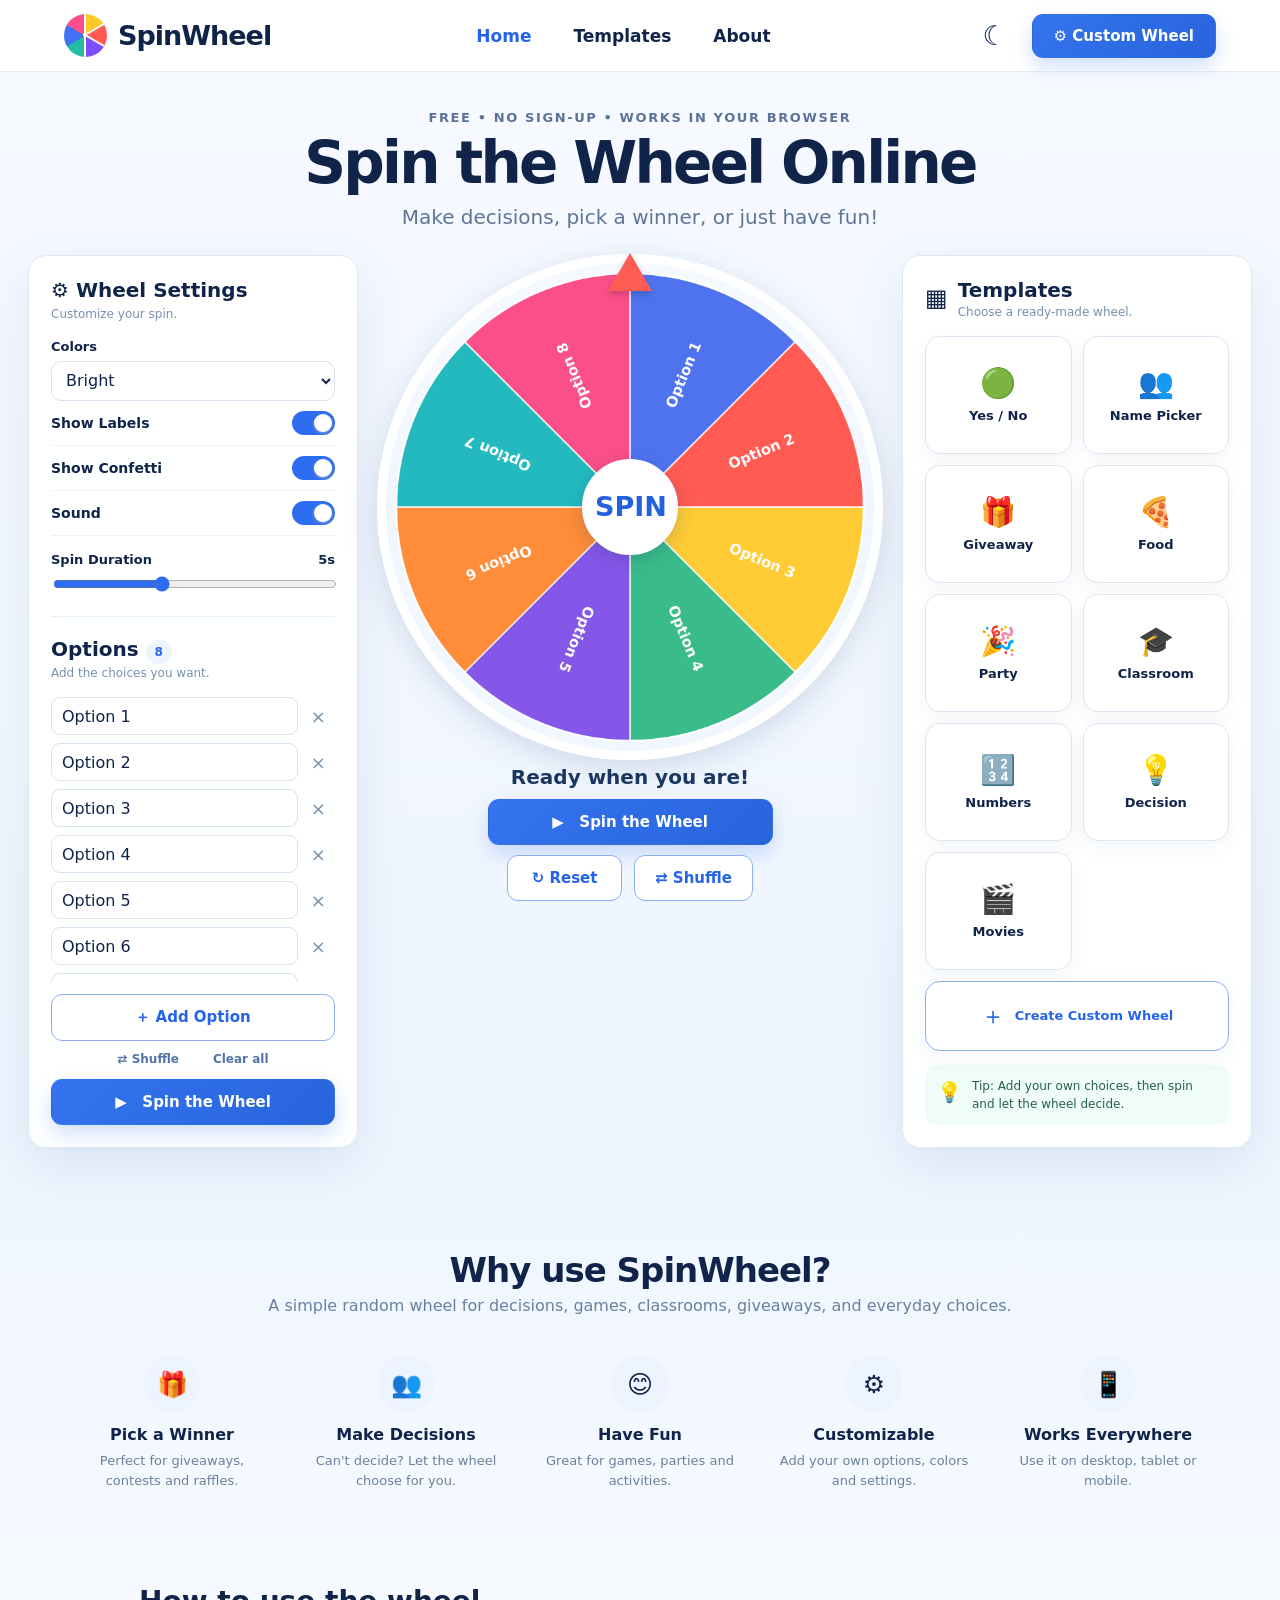
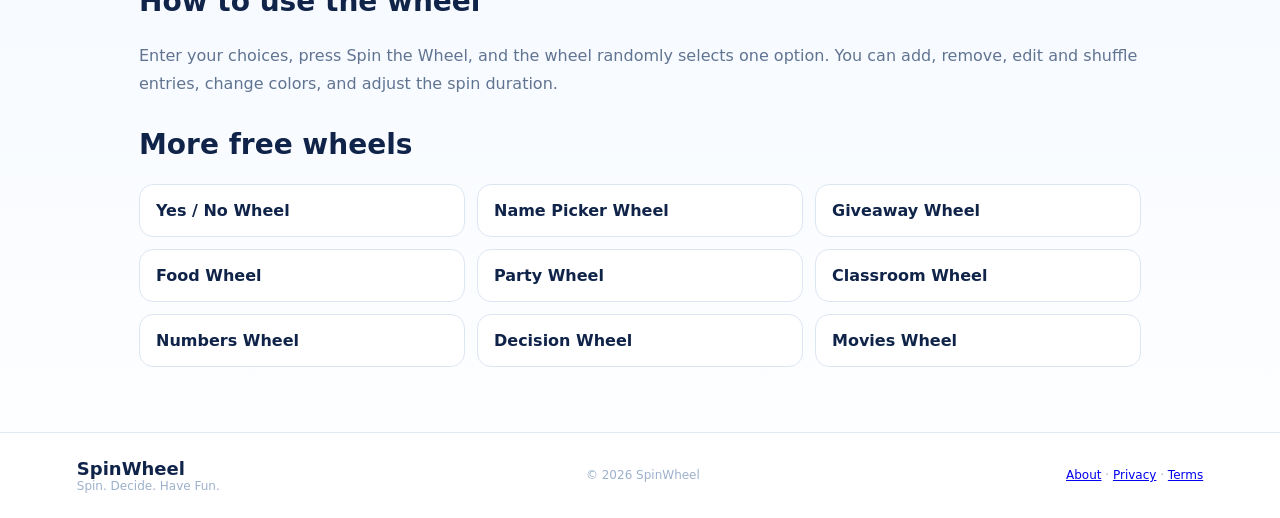
<file: index.html>
<!doctype html><html lang="en"><head><meta charset="utf-8"><meta name="viewport" content="width=device-width,initial-scale=1"><meta name="description" content="Spin the wheel online for free. Create a custom wheel, make decisions, pick winners, and have fun."><title>SpinWheel — Free Online Spinner</title><link rel="icon" href="favicon.svg" type="image/svg+xml"><link rel="stylesheet" href="styles.css"></head><body>
<header class="site-header"><a class="brand" href="index.html"><span class="brand-wheel" aria-hidden="true"><i></i><i></i><i></i><i></i></span><span>SpinWheel</span></a><nav class="nav"><a class="active" href="index.html">Home</a><a href="templates.html">Templates</a><a href="about.html">About</a></nav><div class="header-actions"><button id="themeBtn" class="icon-btn" title="Toggle dark mode" aria-label="Toggle dark mode">☾</button><a href="index.html" class="primary-btn small">⚙ Custom Wheel</a></div></header>
<main><section class="page-intro"><p class="eyebrow">FREE • NO SIGN-UP • WORKS IN YOUR BROWSER</p><h1>Spin the Wheel Online</h1><p>Make decisions, pick a winner, or just have fun!</p></section>
<div class="home-layout">
<aside class="panel left-panel"><div class="panel-title"><div><h2>⚙ Wheel Settings</h2><p>Customize your spin.</p></div></div><label class="field-label" for="palette">Colors</label><select id="palette" class="select"><option value="bright">Bright</option><option value="pastel">Pastel</option><option value="ocean">Ocean</option><option value="sunset">Sunset</option><option value="mono">Monochrome</option></select><div class="setting-row"><span>Show Labels</span><button class="toggle on" data-setting="labels" aria-pressed="true"><i></i></button></div><div class="setting-row"><span>Show Confetti</span><button class="toggle on" data-setting="confetti" aria-pressed="true"><i></i></button></div><div class="setting-row"><span>Sound</span><button class="toggle on" data-setting="sound" aria-pressed="true"><i></i></button></div><label class="field-label" for="duration">Spin Duration <strong id="durationValue">5s</strong></label><input id="duration" class="range" type="range" min="2" max="10" value="5">
<div class="settings-divider"></div><div class="panel-title"><div><h2>Options <span id="countBadge" class="count-badge">8</span></h2><p>Add the choices you want.</p></div></div><div id="optionsList" class="options-list"></div><button id="addOption" class="secondary-btn full">＋ Add Option</button><div class="quick-row"><button id="shuffleOptions" class="text-btn">⇄ Shuffle</button><button id="clearOptions" class="text-btn danger-text">Clear all</button></div><button id="spinSettings" class="primary-btn full">▶ &nbsp; Spin the Wheel</button></aside>
<section class="wheel-stage"><div class="pointer" aria-hidden="true"></div><div class="wheel-wrap"><canvas id="wheelCanvas" width="720" height="720" aria-label="Spinning wheel"></canvas><button id="spinCenter" class="spin-center">SPIN</button></div><p id="result" class="result" aria-live="polite">Ready when you are!</p><button id="spinButton" class="primary-btn spin-button">▶ &nbsp; Spin the Wheel</button><div class="wheel-actions"><button id="resetBtn" class="secondary-btn">↻ Reset</button><button id="wheelShuffle" class="secondary-btn">⇄ Shuffle</button></div></section>
<aside class="panel right-panel" id="templates"><div class="template-head"><span class="template-icon">▦</span><div><h2>Templates</h2><p>Choose a ready-made wheel.</p></div></div><div class="template-grid-side"><a class="template-card" href="yes-no-wheel.html"><span>🟢</span><strong>Yes / No</strong></a><a class="template-card" href="random-name-picker.html"><span>👥</span><strong>Name Picker</strong></a><a class="template-card" href="giveaway-wheel.html"><span>🎁</span><strong>Giveaway</strong></a><a class="template-card" href="food-wheel.html"><span>🍕</span><strong>Food</strong></a><a class="template-card" href="party-wheel.html"><span>🎉</span><strong>Party</strong></a><a class="template-card" href="classroom-wheel.html"><span>🎓</span><strong>Classroom</strong></a><a class="template-card" href="number-wheel.html"><span>🔢</span><strong>Numbers</strong></a><a class="template-card" href="decision-wheel.html"><span>💡</span><strong>Decision</strong></a><a class="template-card" href="movie-wheel.html"><span>🎬</span><strong>Movies</strong></a><a class="template-card custom-template" href="index.html"><span>＋</span><strong>Create Custom Wheel</strong></a></div><div class="tip"><span>💡</span><p>Tip: Add your own choices, then spin and let the wheel decide.</p></div></aside>
</div>
<section class="section"><div class="section-heading"><h2>Why use SpinWheel?</h2><p>A simple random wheel for decisions, games, classrooms, giveaways, and everyday choices.</p></div><div class="benefit-grid"><article><span>🎁</span><h3>Pick a Winner</h3><p>Perfect for giveaways, contests and raffles.</p></article><article><span>👥</span><h3>Make Decisions</h3><p>Can't decide? Let the wheel choose for you.</p></article><article><span>😊</span><h3>Have Fun</h3><p>Great for games, parties and activities.</p></article><article><span>⚙️</span><h3>Customizable</h3><p>Add your own options, colors and settings.</p></article><article><span>📱</span><h3>Works Everywhere</h3><p>Use it on desktop, tablet or mobile.</p></article></div></section>
<section class="seo-section"><h2>How to use the wheel</h2><p>Enter your choices, press Spin the Wheel, and the wheel randomly selects one option. You can add, remove, edit and shuffle entries, change colors, and adjust the spin duration.</p><h2>More free wheels</h2><div class="related"><a href="yes-no-wheel.html">Yes / No Wheel</a><a href="random-name-picker.html">Name Picker Wheel</a><a href="giveaway-wheel.html">Giveaway Wheel</a><a href="food-wheel.html">Food Wheel</a><a href="party-wheel.html">Party Wheel</a><a href="classroom-wheel.html">Classroom Wheel</a><a href="number-wheel.html">Numbers Wheel</a><a href="decision-wheel.html">Decision Wheel</a><a href="movie-wheel.html">Movies Wheel</a></div></section></main>
<footer><div><div class="footer-brand">SpinWheel</div><span>Spin. Decide. Have Fun.</span></div><span>© <span id="year"></span> SpinWheel</span><span><a href="about.html">About</a> · <a href="privacy.html">Privacy</a> · <a href="terms.html">Terms</a></span></footer><canvas id="confetti" class="confetti" aria-hidden="true"></canvas><script>window.WHEEL_CONFIG={options:['Option 1','Option 2','Option 3','Option 4','Option 5','Option 6','Option 7','Option 8']};</script><script src="wheel.js"></script></body></html>
</file>
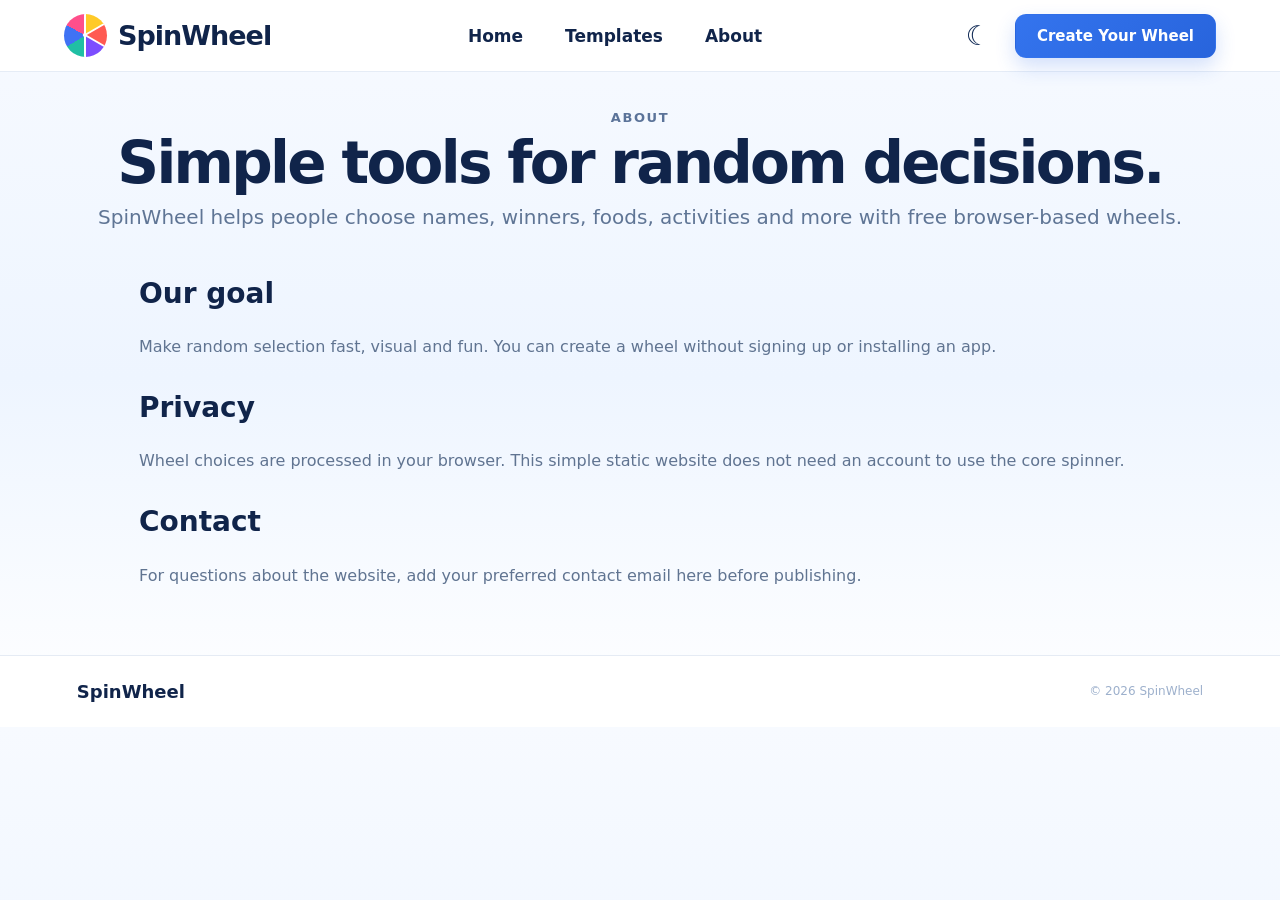
<file: about.html>
<!doctype html><html lang="en"><head><meta charset="utf-8"><meta name="viewport" content="width=device-width,initial-scale=1"><title>About SpinWheel</title><link rel="icon" href="favicon.svg" type="image/svg+xml"><link rel="stylesheet" href="styles.css"></head><body><header class="site-header"><a class="brand" href="index.html"><span class="brand-wheel"><i></i><i></i><i></i><i></i></span><span>SpinWheel</span></a><nav class="nav"><a href="index.html">Home</a><a href="templates.html">Templates</a><a href="about.html">About</a></nav><div class="header-actions"><button id="themeBtn" class="icon-btn">☾</button><a href="index.html" class="primary-btn small">Create Your Wheel</a></div></header><main><section class="page-intro"><p class="eyebrow">ABOUT</p><h1>Simple tools for random decisions.</h1><p>SpinWheel helps people choose names, winners, foods, activities and more with free browser-based wheels.</p></section><section class="seo-section"><h2>Our goal</h2><p>Make random selection fast, visual and fun. You can create a wheel without signing up or installing an app.</p><h2>Privacy</h2><p>Wheel choices are processed in your browser. This simple static website does not need an account to use the core spinner.</p><h2>Contact</h2><p>For questions about the website, add your preferred contact email here before publishing.</p></section></main><footer><div class="footer-brand">SpinWheel</div><span>© <span id="year"></span> SpinWheel</span></footer><script>document.getElementById('year').textContent=new Date().getFullYear();document.getElementById('themeBtn').onclick=()=>{document.body.classList.toggle('dark');document.getElementById('themeBtn').textContent=document.body.classList.contains('dark')?'☀':'☾'};</script></body></html>
</file>
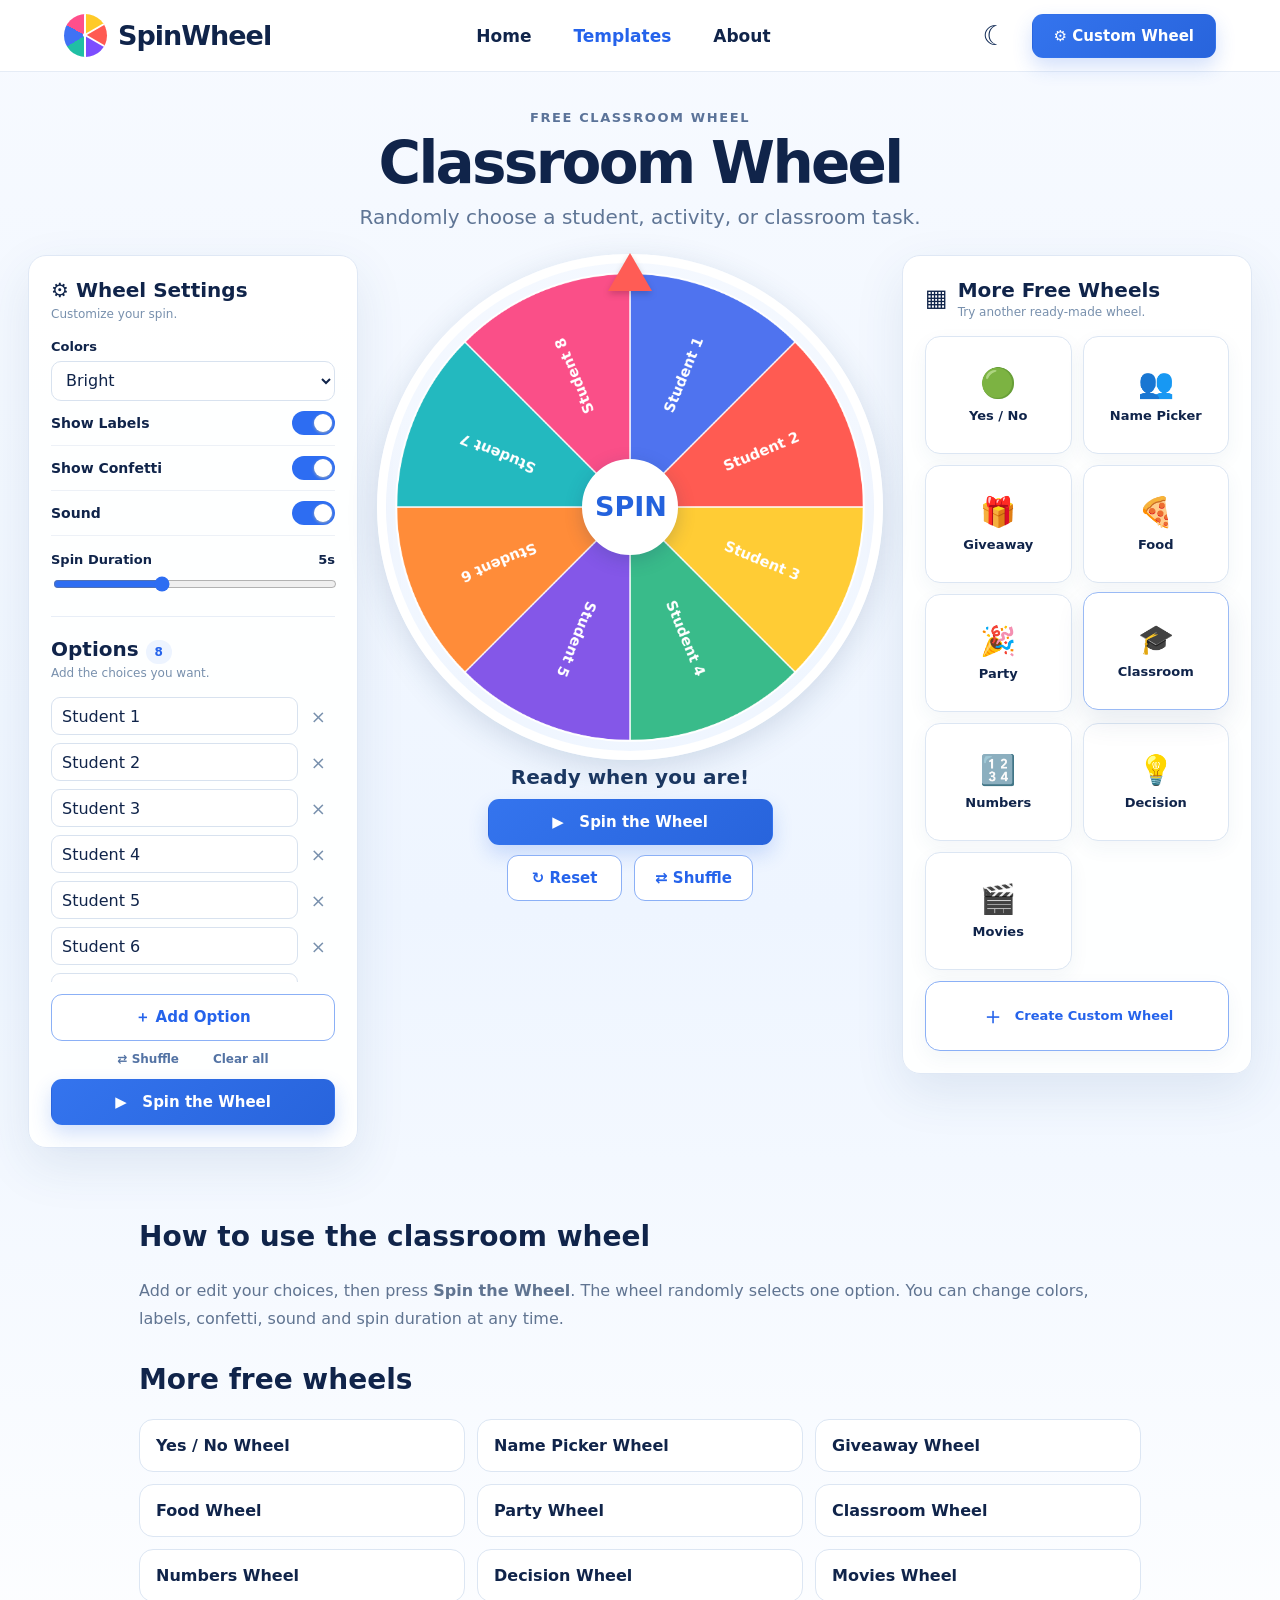
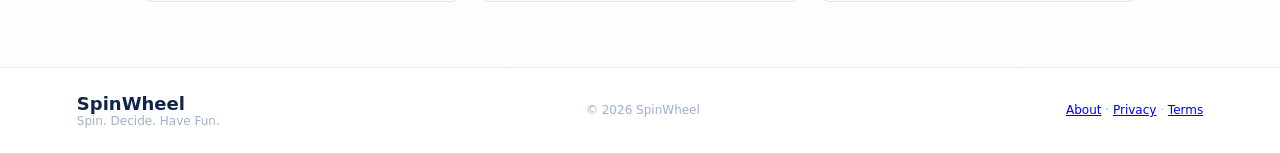
<file: classroom-wheel.html>
<!doctype html><html lang="en"><head><meta charset="utf-8"><meta name="viewport" content="width=device-width,initial-scale=1"><meta name="description" content="Randomly choose a student, activity, or classroom task."><title>Classroom Wheel — SpinWheel</title><link rel="icon" href="favicon.svg" type="image/svg+xml"><link rel="stylesheet" href="styles.css"></head><body>
<header class="site-header"><a class="brand" href="index.html"><span class="brand-wheel"><i></i><i></i><i></i><i></i></span><span>SpinWheel</span></a><nav class="nav"><a href="index.html">Home</a><a class="active" href="templates.html">Templates</a><a href="about.html">About</a></nav><div class="header-actions"><button id="themeBtn" class="icon-btn" title="Toggle dark mode">☾</button><a href="index.html" class="primary-btn small">⚙ Custom Wheel</a></div></header>
<main><section class="page-intro"><p class="eyebrow">FREE CLASSROOM WHEEL</p><h1>Classroom Wheel</h1><p>Randomly choose a student, activity, or classroom task.</p></section>
<div class="home-layout">
<aside class="panel left-panel"><div class="panel-title"><div><h2>⚙ Wheel Settings</h2><p>Customize your spin.</p></div></div><label class="field-label" for="palette">Colors</label><select id="palette" class="select"><option value="bright">Bright</option><option value="pastel">Pastel</option><option value="ocean">Ocean</option><option value="sunset">Sunset</option><option value="mono">Monochrome</option></select><div class="setting-row"><span>Show Labels</span><button class="toggle on" data-setting="labels" aria-pressed="true"><i></i></button></div><div class="setting-row"><span>Show Confetti</span><button class="toggle on" data-setting="confetti" aria-pressed="true"><i></i></button></div><div class="setting-row"><span>Sound</span><button class="toggle on" data-setting="sound" aria-pressed="true"><i></i></button></div><label class="field-label" for="duration">Spin Duration <strong id="durationValue">5s</strong></label><input id="duration" class="range" type="range" min="2" max="10" value="5"><div class="settings-divider"></div><div class="panel-title"><div><h2>Options <span id="countBadge" class="count-badge">8</span></h2><p>Add the choices you want.</p></div></div><div id="optionsList" class="options-list"></div><button id="addOption" class="secondary-btn full">＋ Add Option</button><div class="quick-row"><button id="shuffleOptions" class="text-btn">⇄ Shuffle</button><button id="clearOptions" class="text-btn danger-text">Clear all</button></div><button id="spinSettings" class="primary-btn full">▶ &nbsp; Spin the Wheel</button></aside>
<section class="wheel-stage"><div class="pointer" aria-hidden="true"></div><div class="wheel-wrap"><canvas id="wheelCanvas" width="720" height="720" aria-label="Spinning wheel"></canvas><button id="spinCenter" class="spin-center">SPIN</button></div><p id="result" class="result" aria-live="polite">Ready when you are!</p><button id="spinButton" class="primary-btn spin-button">▶ &nbsp; Spin the Wheel</button><div class="wheel-actions"><button id="resetBtn" class="secondary-btn">↻ Reset</button><button id="wheelShuffle" class="secondary-btn">⇄ Shuffle</button></div></section>
<aside class="panel right-panel"><div class="template-head"><span class="template-icon">▦</span><div><h2>More Free Wheels</h2><p>Try another ready-made wheel.</p></div></div><div class="template-grid-side"><a class="template-card " href="yes-no-wheel.html"><span>🟢</span><strong>Yes / No</strong></a><a class="template-card " href="random-name-picker.html"><span>👥</span><strong>Name Picker</strong></a><a class="template-card " href="giveaway-wheel.html"><span>🎁</span><strong>Giveaway</strong></a><a class="template-card " href="food-wheel.html"><span>🍕</span><strong>Food</strong></a><a class="template-card " href="party-wheel.html"><span>🎉</span><strong>Party</strong></a><a class="template-card active" href="classroom-wheel.html"><span>🎓</span><strong>Classroom</strong></a><a class="template-card " href="number-wheel.html"><span>🔢</span><strong>Numbers</strong></a><a class="template-card " href="decision-wheel.html"><span>💡</span><strong>Decision</strong></a><a class="template-card " href="movie-wheel.html"><span>🎬</span><strong>Movies</strong></a><a class="template-card custom-template" href="index.html"><span>＋</span><strong>Create Custom Wheel</strong></a></div></aside>
</div><section class="seo-section"><h2>How to use the classroom wheel</h2><p>Add or edit your choices, then press <strong>Spin the Wheel</strong>. The wheel randomly selects one option. You can change colors, labels, confetti, sound and spin duration at any time.</p><h2>More free wheels</h2><div class="related"><a href="yes-no-wheel.html">Yes / No Wheel</a><a href="random-name-picker.html">Name Picker Wheel</a><a href="giveaway-wheel.html">Giveaway Wheel</a><a href="food-wheel.html">Food Wheel</a><a href="party-wheel.html">Party Wheel</a><a href="classroom-wheel.html">Classroom Wheel</a><a href="number-wheel.html">Numbers Wheel</a><a href="decision-wheel.html">Decision Wheel</a><a href="movie-wheel.html">Movies Wheel</a></div></section></main>
<footer><div><div class="footer-brand">SpinWheel</div><span>Spin. Decide. Have Fun.</span></div><span>© <span id="year"></span> SpinWheel</span><span><a href="about.html">About</a> · <a href="privacy.html">Privacy</a> · <a href="terms.html">Terms</a></span></footer><canvas id="confetti" class="confetti" aria-hidden="true"></canvas><script>window.WHEEL_CONFIG={options:['Student 1', 'Student 2', 'Student 3', 'Student 4', 'Student 5', 'Student 6', 'Student 7', 'Student 8']};</script><script src="wheel.js"></script></body></html>
</file>
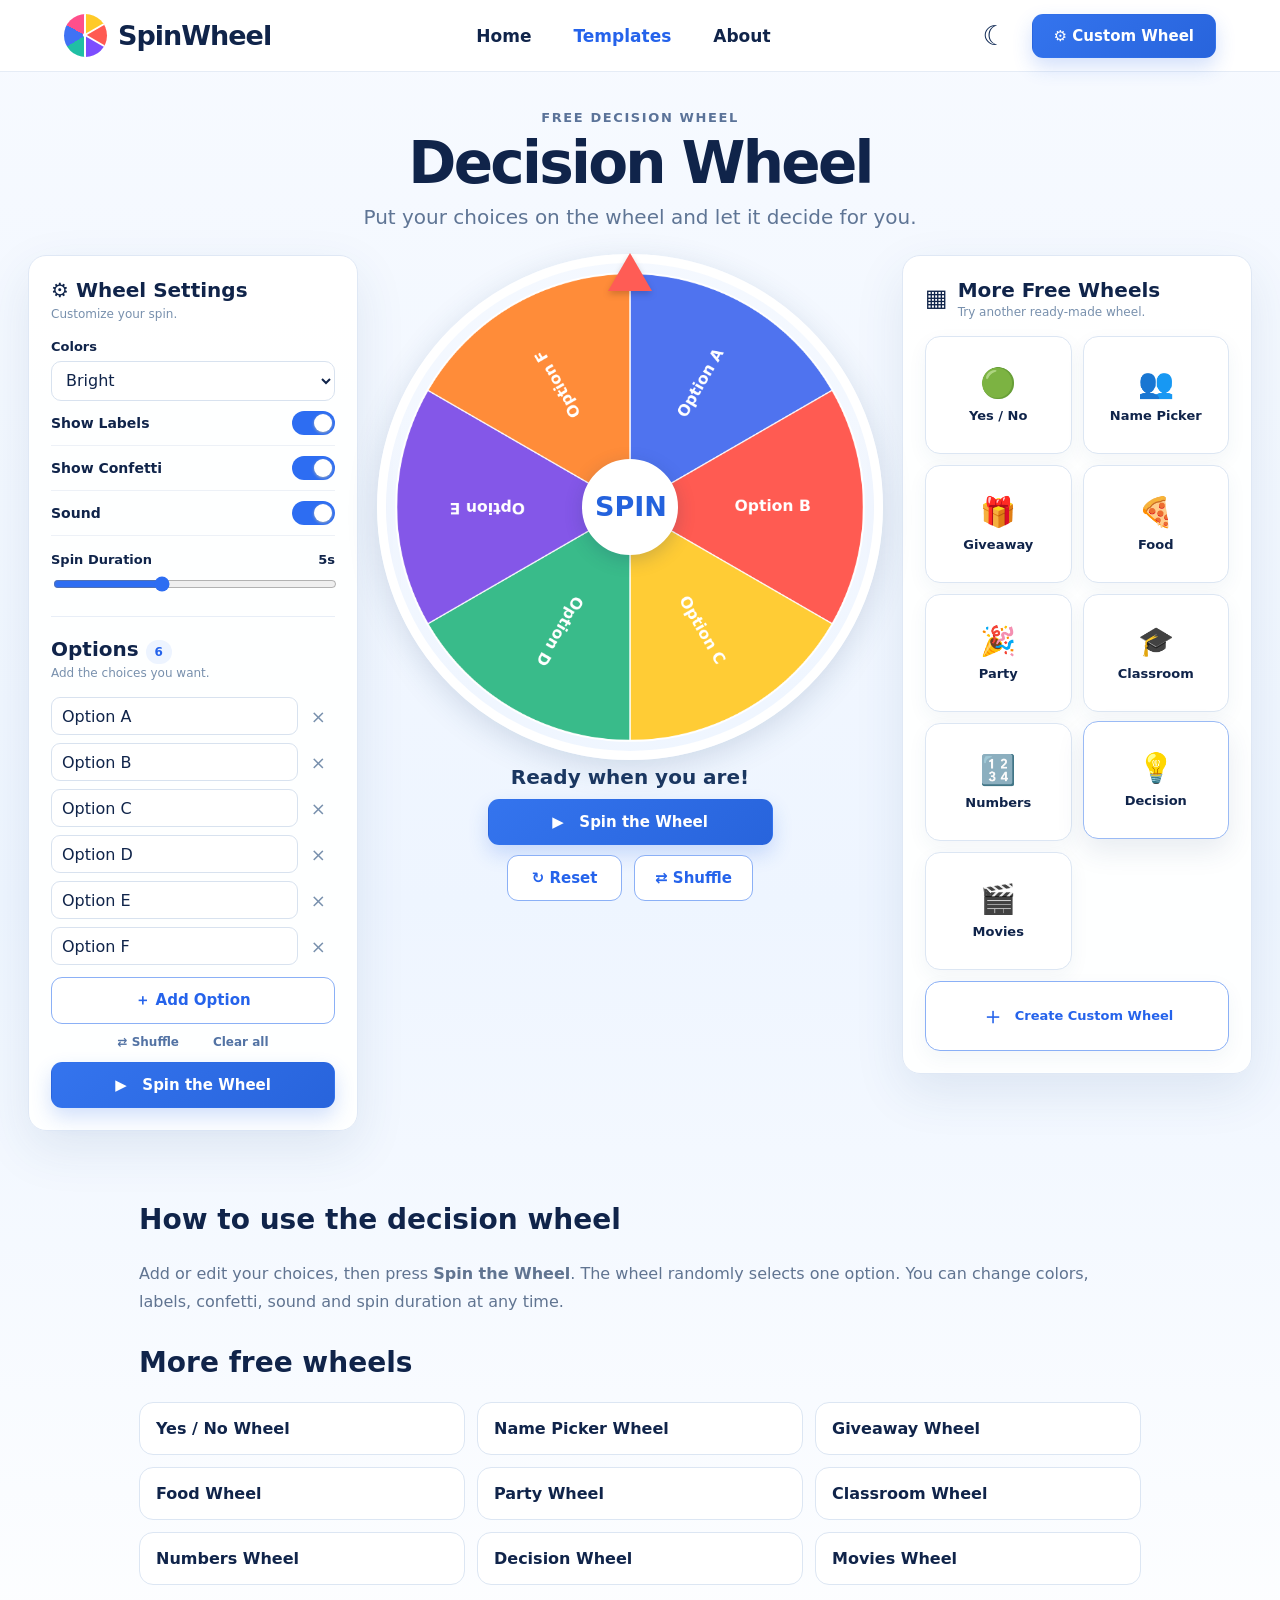
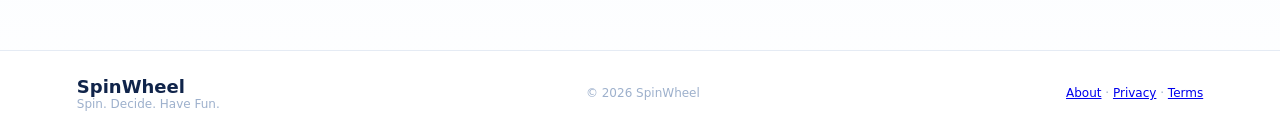
<file: decision-wheel.html>
<!doctype html><html lang="en"><head><meta charset="utf-8"><meta name="viewport" content="width=device-width,initial-scale=1"><meta name="description" content="Put your choices on the wheel and let it decide for you."><title>Decision Wheel — SpinWheel</title><link rel="icon" href="favicon.svg" type="image/svg+xml"><link rel="stylesheet" href="styles.css"></head><body>
<header class="site-header"><a class="brand" href="index.html"><span class="brand-wheel"><i></i><i></i><i></i><i></i></span><span>SpinWheel</span></a><nav class="nav"><a href="index.html">Home</a><a class="active" href="templates.html">Templates</a><a href="about.html">About</a></nav><div class="header-actions"><button id="themeBtn" class="icon-btn" title="Toggle dark mode">☾</button><a href="index.html" class="primary-btn small">⚙ Custom Wheel</a></div></header>
<main><section class="page-intro"><p class="eyebrow">FREE DECISION WHEEL</p><h1>Decision Wheel</h1><p>Put your choices on the wheel and let it decide for you.</p></section>
<div class="home-layout">
<aside class="panel left-panel"><div class="panel-title"><div><h2>⚙ Wheel Settings</h2><p>Customize your spin.</p></div></div><label class="field-label" for="palette">Colors</label><select id="palette" class="select"><option value="bright">Bright</option><option value="pastel">Pastel</option><option value="ocean">Ocean</option><option value="sunset">Sunset</option><option value="mono">Monochrome</option></select><div class="setting-row"><span>Show Labels</span><button class="toggle on" data-setting="labels" aria-pressed="true"><i></i></button></div><div class="setting-row"><span>Show Confetti</span><button class="toggle on" data-setting="confetti" aria-pressed="true"><i></i></button></div><div class="setting-row"><span>Sound</span><button class="toggle on" data-setting="sound" aria-pressed="true"><i></i></button></div><label class="field-label" for="duration">Spin Duration <strong id="durationValue">5s</strong></label><input id="duration" class="range" type="range" min="2" max="10" value="5"><div class="settings-divider"></div><div class="panel-title"><div><h2>Options <span id="countBadge" class="count-badge">6</span></h2><p>Add the choices you want.</p></div></div><div id="optionsList" class="options-list"></div><button id="addOption" class="secondary-btn full">＋ Add Option</button><div class="quick-row"><button id="shuffleOptions" class="text-btn">⇄ Shuffle</button><button id="clearOptions" class="text-btn danger-text">Clear all</button></div><button id="spinSettings" class="primary-btn full">▶ &nbsp; Spin the Wheel</button></aside>
<section class="wheel-stage"><div class="pointer" aria-hidden="true"></div><div class="wheel-wrap"><canvas id="wheelCanvas" width="720" height="720" aria-label="Spinning wheel"></canvas><button id="spinCenter" class="spin-center">SPIN</button></div><p id="result" class="result" aria-live="polite">Ready when you are!</p><button id="spinButton" class="primary-btn spin-button">▶ &nbsp; Spin the Wheel</button><div class="wheel-actions"><button id="resetBtn" class="secondary-btn">↻ Reset</button><button id="wheelShuffle" class="secondary-btn">⇄ Shuffle</button></div></section>
<aside class="panel right-panel"><div class="template-head"><span class="template-icon">▦</span><div><h2>More Free Wheels</h2><p>Try another ready-made wheel.</p></div></div><div class="template-grid-side"><a class="template-card " href="yes-no-wheel.html"><span>🟢</span><strong>Yes / No</strong></a><a class="template-card " href="random-name-picker.html"><span>👥</span><strong>Name Picker</strong></a><a class="template-card " href="giveaway-wheel.html"><span>🎁</span><strong>Giveaway</strong></a><a class="template-card " href="food-wheel.html"><span>🍕</span><strong>Food</strong></a><a class="template-card " href="party-wheel.html"><span>🎉</span><strong>Party</strong></a><a class="template-card " href="classroom-wheel.html"><span>🎓</span><strong>Classroom</strong></a><a class="template-card " href="number-wheel.html"><span>🔢</span><strong>Numbers</strong></a><a class="template-card active" href="decision-wheel.html"><span>💡</span><strong>Decision</strong></a><a class="template-card " href="movie-wheel.html"><span>🎬</span><strong>Movies</strong></a><a class="template-card custom-template" href="index.html"><span>＋</span><strong>Create Custom Wheel</strong></a></div></aside>
</div><section class="seo-section"><h2>How to use the decision wheel</h2><p>Add or edit your choices, then press <strong>Spin the Wheel</strong>. The wheel randomly selects one option. You can change colors, labels, confetti, sound and spin duration at any time.</p><h2>More free wheels</h2><div class="related"><a href="yes-no-wheel.html">Yes / No Wheel</a><a href="random-name-picker.html">Name Picker Wheel</a><a href="giveaway-wheel.html">Giveaway Wheel</a><a href="food-wheel.html">Food Wheel</a><a href="party-wheel.html">Party Wheel</a><a href="classroom-wheel.html">Classroom Wheel</a><a href="number-wheel.html">Numbers Wheel</a><a href="decision-wheel.html">Decision Wheel</a><a href="movie-wheel.html">Movies Wheel</a></div></section></main>
<footer><div><div class="footer-brand">SpinWheel</div><span>Spin. Decide. Have Fun.</span></div><span>© <span id="year"></span> SpinWheel</span><span><a href="about.html">About</a> · <a href="privacy.html">Privacy</a> · <a href="terms.html">Terms</a></span></footer><canvas id="confetti" class="confetti" aria-hidden="true"></canvas><script>window.WHEEL_CONFIG={options:['Option A', 'Option B', 'Option C', 'Option D', 'Option E', 'Option F']};</script><script src="wheel.js"></script></body></html>
</file>
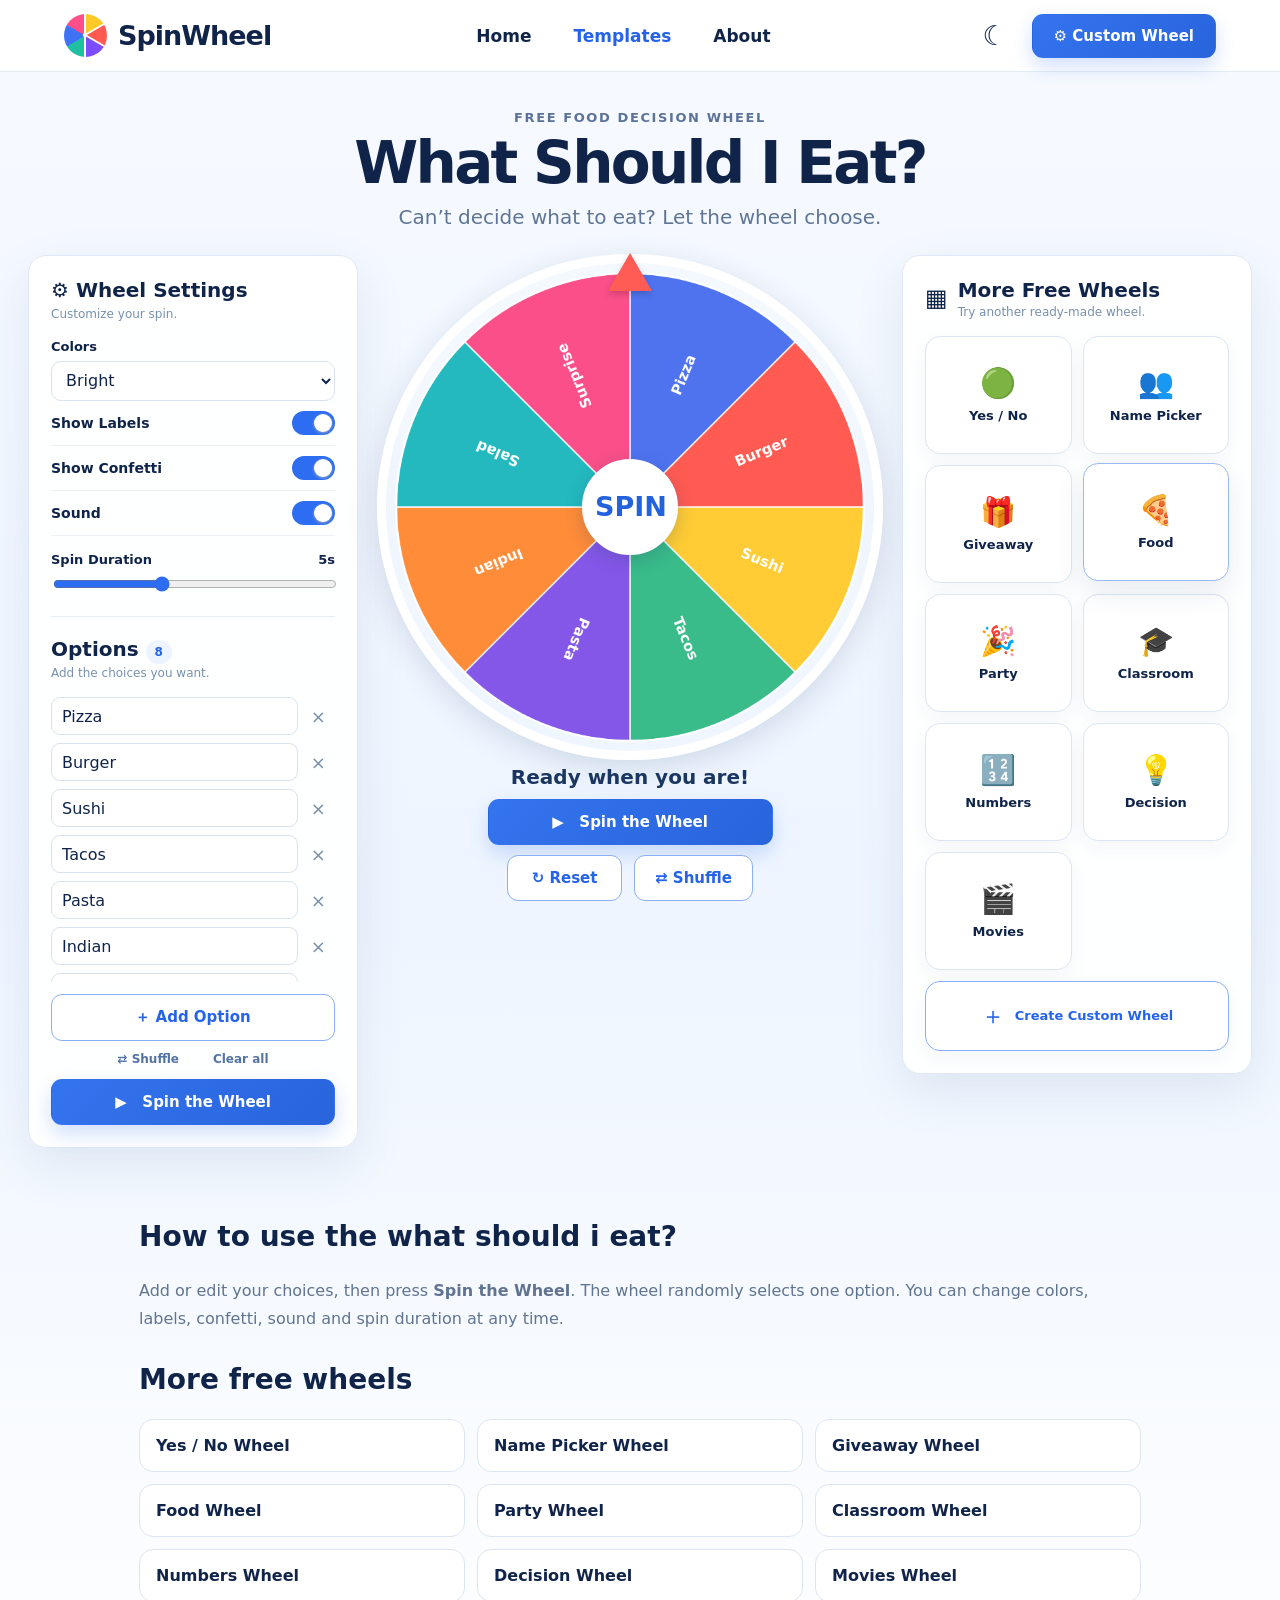
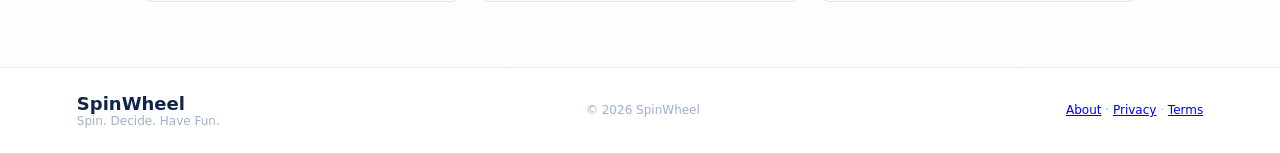
<file: food-wheel.html>
<!doctype html><html lang="en"><head><meta charset="utf-8"><meta name="viewport" content="width=device-width,initial-scale=1"><meta name="description" content="Can’t decide what to eat? Let the wheel choose."><title>What Should I Eat? — SpinWheel</title><link rel="icon" href="favicon.svg" type="image/svg+xml"><link rel="stylesheet" href="styles.css"></head><body>
<header class="site-header"><a class="brand" href="index.html"><span class="brand-wheel"><i></i><i></i><i></i><i></i></span><span>SpinWheel</span></a><nav class="nav"><a href="index.html">Home</a><a class="active" href="templates.html">Templates</a><a href="about.html">About</a></nav><div class="header-actions"><button id="themeBtn" class="icon-btn" title="Toggle dark mode">☾</button><a href="index.html" class="primary-btn small">⚙ Custom Wheel</a></div></header>
<main><section class="page-intro"><p class="eyebrow">FREE FOOD DECISION WHEEL</p><h1>What Should I Eat?</h1><p>Can’t decide what to eat? Let the wheel choose.</p></section>
<div class="home-layout">
<aside class="panel left-panel"><div class="panel-title"><div><h2>⚙ Wheel Settings</h2><p>Customize your spin.</p></div></div><label class="field-label" for="palette">Colors</label><select id="palette" class="select"><option value="bright">Bright</option><option value="pastel">Pastel</option><option value="ocean">Ocean</option><option value="sunset">Sunset</option><option value="mono">Monochrome</option></select><div class="setting-row"><span>Show Labels</span><button class="toggle on" data-setting="labels" aria-pressed="true"><i></i></button></div><div class="setting-row"><span>Show Confetti</span><button class="toggle on" data-setting="confetti" aria-pressed="true"><i></i></button></div><div class="setting-row"><span>Sound</span><button class="toggle on" data-setting="sound" aria-pressed="true"><i></i></button></div><label class="field-label" for="duration">Spin Duration <strong id="durationValue">5s</strong></label><input id="duration" class="range" type="range" min="2" max="10" value="5"><div class="settings-divider"></div><div class="panel-title"><div><h2>Options <span id="countBadge" class="count-badge">8</span></h2><p>Add the choices you want.</p></div></div><div id="optionsList" class="options-list"></div><button id="addOption" class="secondary-btn full">＋ Add Option</button><div class="quick-row"><button id="shuffleOptions" class="text-btn">⇄ Shuffle</button><button id="clearOptions" class="text-btn danger-text">Clear all</button></div><button id="spinSettings" class="primary-btn full">▶ &nbsp; Spin the Wheel</button></aside>
<section class="wheel-stage"><div class="pointer" aria-hidden="true"></div><div class="wheel-wrap"><canvas id="wheelCanvas" width="720" height="720" aria-label="Spinning wheel"></canvas><button id="spinCenter" class="spin-center">SPIN</button></div><p id="result" class="result" aria-live="polite">Ready when you are!</p><button id="spinButton" class="primary-btn spin-button">▶ &nbsp; Spin the Wheel</button><div class="wheel-actions"><button id="resetBtn" class="secondary-btn">↻ Reset</button><button id="wheelShuffle" class="secondary-btn">⇄ Shuffle</button></div></section>
<aside class="panel right-panel"><div class="template-head"><span class="template-icon">▦</span><div><h2>More Free Wheels</h2><p>Try another ready-made wheel.</p></div></div><div class="template-grid-side"><a class="template-card " href="yes-no-wheel.html"><span>🟢</span><strong>Yes / No</strong></a><a class="template-card " href="random-name-picker.html"><span>👥</span><strong>Name Picker</strong></a><a class="template-card " href="giveaway-wheel.html"><span>🎁</span><strong>Giveaway</strong></a><a class="template-card active" href="food-wheel.html"><span>🍕</span><strong>Food</strong></a><a class="template-card " href="party-wheel.html"><span>🎉</span><strong>Party</strong></a><a class="template-card " href="classroom-wheel.html"><span>🎓</span><strong>Classroom</strong></a><a class="template-card " href="number-wheel.html"><span>🔢</span><strong>Numbers</strong></a><a class="template-card " href="decision-wheel.html"><span>💡</span><strong>Decision</strong></a><a class="template-card " href="movie-wheel.html"><span>🎬</span><strong>Movies</strong></a><a class="template-card custom-template" href="index.html"><span>＋</span><strong>Create Custom Wheel</strong></a></div></aside>
</div><section class="seo-section"><h2>How to use the what should i eat?</h2><p>Add or edit your choices, then press <strong>Spin the Wheel</strong>. The wheel randomly selects one option. You can change colors, labels, confetti, sound and spin duration at any time.</p><h2>More free wheels</h2><div class="related"><a href="yes-no-wheel.html">Yes / No Wheel</a><a href="random-name-picker.html">Name Picker Wheel</a><a href="giveaway-wheel.html">Giveaway Wheel</a><a href="food-wheel.html">Food Wheel</a><a href="party-wheel.html">Party Wheel</a><a href="classroom-wheel.html">Classroom Wheel</a><a href="number-wheel.html">Numbers Wheel</a><a href="decision-wheel.html">Decision Wheel</a><a href="movie-wheel.html">Movies Wheel</a></div></section></main>
<footer><div><div class="footer-brand">SpinWheel</div><span>Spin. Decide. Have Fun.</span></div><span>© <span id="year"></span> SpinWheel</span><span><a href="about.html">About</a> · <a href="privacy.html">Privacy</a> · <a href="terms.html">Terms</a></span></footer><canvas id="confetti" class="confetti" aria-hidden="true"></canvas><script>window.WHEEL_CONFIG={options:['Pizza', 'Burger', 'Sushi', 'Tacos', 'Pasta', 'Indian', 'Salad', 'Surprise']};</script><script src="wheel.js"></script></body></html>
</file>
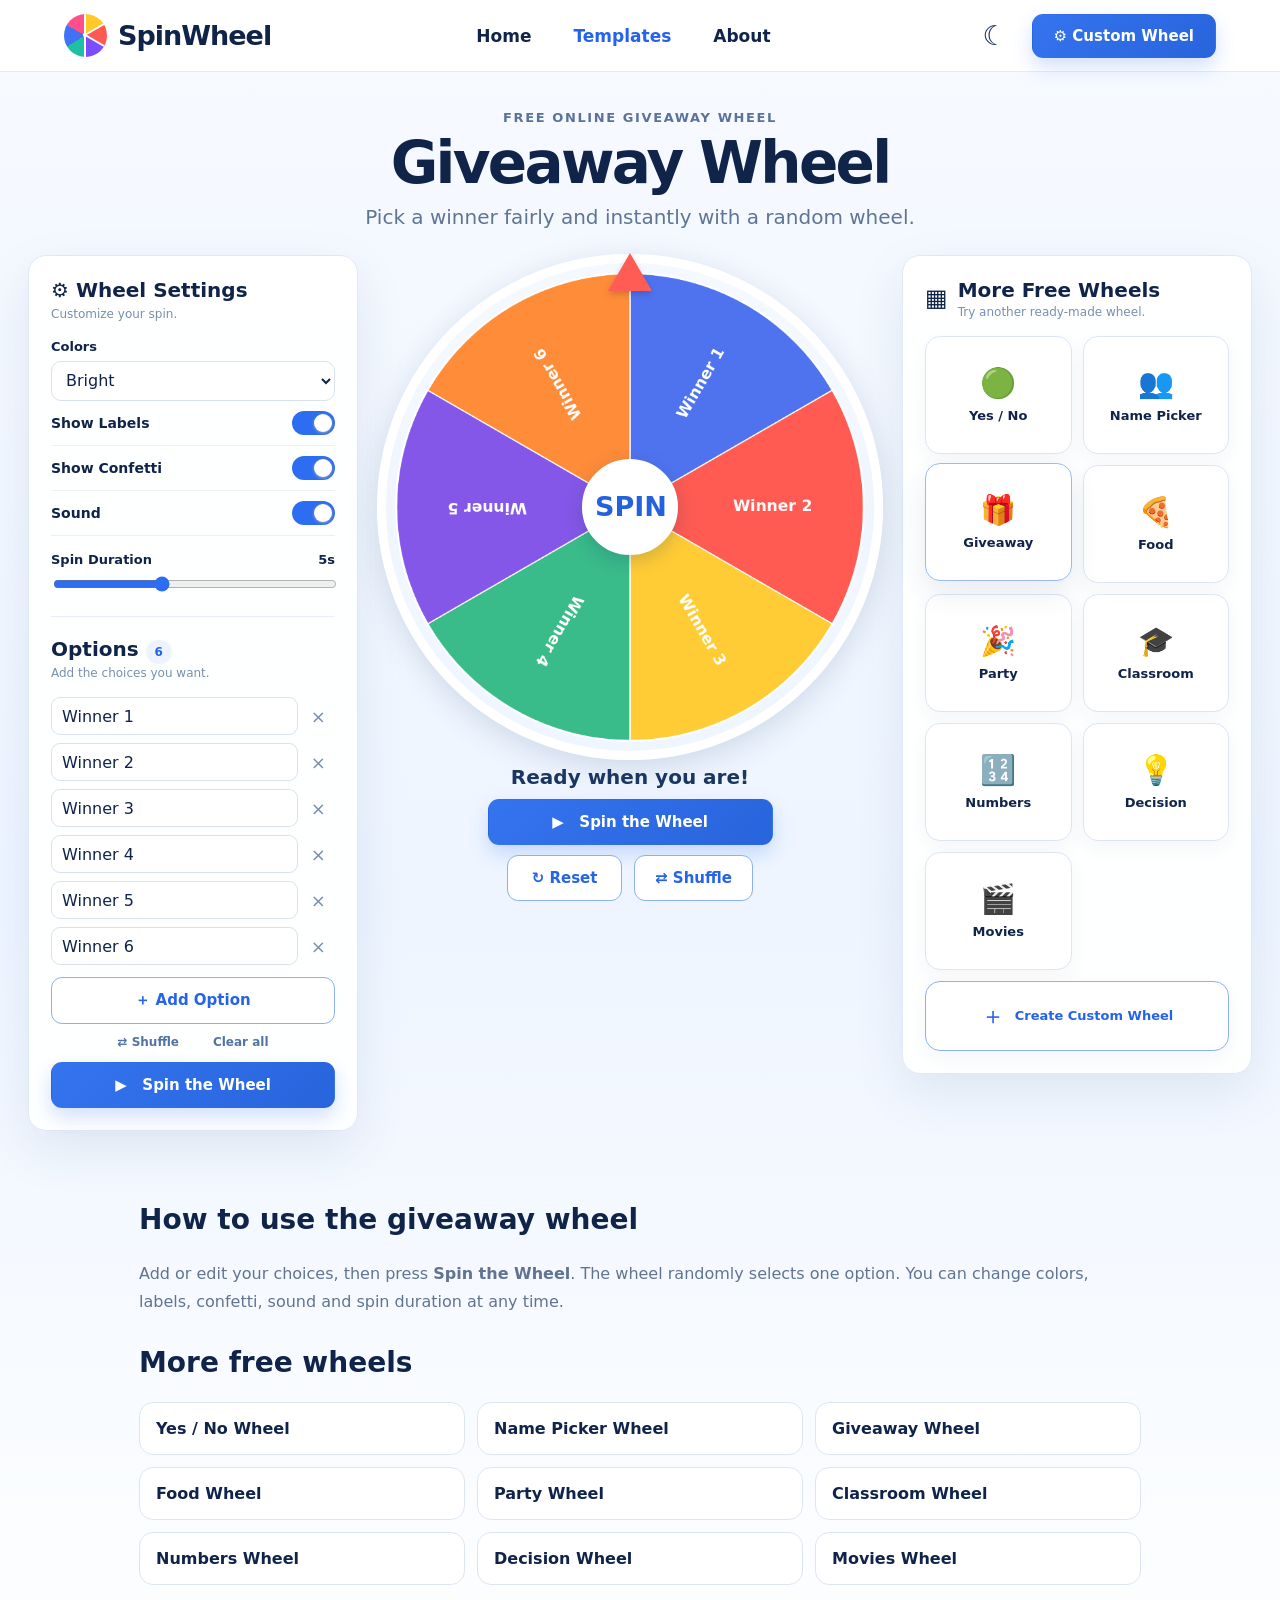
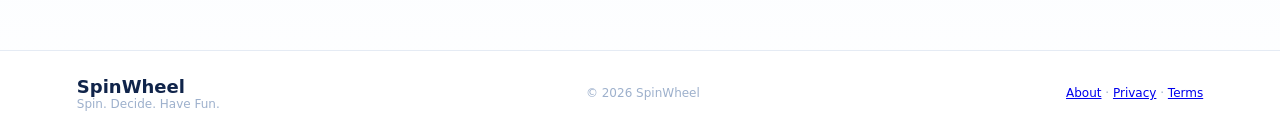
<file: giveaway-wheel.html>
<!doctype html><html lang="en"><head><meta charset="utf-8"><meta name="viewport" content="width=device-width,initial-scale=1"><meta name="description" content="Pick a winner fairly and instantly with a random wheel."><title>Giveaway Wheel — SpinWheel</title><link rel="icon" href="favicon.svg" type="image/svg+xml"><link rel="stylesheet" href="styles.css"></head><body>
<header class="site-header"><a class="brand" href="index.html"><span class="brand-wheel"><i></i><i></i><i></i><i></i></span><span>SpinWheel</span></a><nav class="nav"><a href="index.html">Home</a><a class="active" href="templates.html">Templates</a><a href="about.html">About</a></nav><div class="header-actions"><button id="themeBtn" class="icon-btn" title="Toggle dark mode">☾</button><a href="index.html" class="primary-btn small">⚙ Custom Wheel</a></div></header>
<main><section class="page-intro"><p class="eyebrow">FREE ONLINE GIVEAWAY WHEEL</p><h1>Giveaway Wheel</h1><p>Pick a winner fairly and instantly with a random wheel.</p></section>
<div class="home-layout">
<aside class="panel left-panel"><div class="panel-title"><div><h2>⚙ Wheel Settings</h2><p>Customize your spin.</p></div></div><label class="field-label" for="palette">Colors</label><select id="palette" class="select"><option value="bright">Bright</option><option value="pastel">Pastel</option><option value="ocean">Ocean</option><option value="sunset">Sunset</option><option value="mono">Monochrome</option></select><div class="setting-row"><span>Show Labels</span><button class="toggle on" data-setting="labels" aria-pressed="true"><i></i></button></div><div class="setting-row"><span>Show Confetti</span><button class="toggle on" data-setting="confetti" aria-pressed="true"><i></i></button></div><div class="setting-row"><span>Sound</span><button class="toggle on" data-setting="sound" aria-pressed="true"><i></i></button></div><label class="field-label" for="duration">Spin Duration <strong id="durationValue">5s</strong></label><input id="duration" class="range" type="range" min="2" max="10" value="5"><div class="settings-divider"></div><div class="panel-title"><div><h2>Options <span id="countBadge" class="count-badge">6</span></h2><p>Add the choices you want.</p></div></div><div id="optionsList" class="options-list"></div><button id="addOption" class="secondary-btn full">＋ Add Option</button><div class="quick-row"><button id="shuffleOptions" class="text-btn">⇄ Shuffle</button><button id="clearOptions" class="text-btn danger-text">Clear all</button></div><button id="spinSettings" class="primary-btn full">▶ &nbsp; Spin the Wheel</button></aside>
<section class="wheel-stage"><div class="pointer" aria-hidden="true"></div><div class="wheel-wrap"><canvas id="wheelCanvas" width="720" height="720" aria-label="Spinning wheel"></canvas><button id="spinCenter" class="spin-center">SPIN</button></div><p id="result" class="result" aria-live="polite">Ready when you are!</p><button id="spinButton" class="primary-btn spin-button">▶ &nbsp; Spin the Wheel</button><div class="wheel-actions"><button id="resetBtn" class="secondary-btn">↻ Reset</button><button id="wheelShuffle" class="secondary-btn">⇄ Shuffle</button></div></section>
<aside class="panel right-panel"><div class="template-head"><span class="template-icon">▦</span><div><h2>More Free Wheels</h2><p>Try another ready-made wheel.</p></div></div><div class="template-grid-side"><a class="template-card " href="yes-no-wheel.html"><span>🟢</span><strong>Yes / No</strong></a><a class="template-card " href="random-name-picker.html"><span>👥</span><strong>Name Picker</strong></a><a class="template-card active" href="giveaway-wheel.html"><span>🎁</span><strong>Giveaway</strong></a><a class="template-card " href="food-wheel.html"><span>🍕</span><strong>Food</strong></a><a class="template-card " href="party-wheel.html"><span>🎉</span><strong>Party</strong></a><a class="template-card " href="classroom-wheel.html"><span>🎓</span><strong>Classroom</strong></a><a class="template-card " href="number-wheel.html"><span>🔢</span><strong>Numbers</strong></a><a class="template-card " href="decision-wheel.html"><span>💡</span><strong>Decision</strong></a><a class="template-card " href="movie-wheel.html"><span>🎬</span><strong>Movies</strong></a><a class="template-card custom-template" href="index.html"><span>＋</span><strong>Create Custom Wheel</strong></a></div></aside>
</div><section class="seo-section"><h2>How to use the giveaway wheel</h2><p>Add or edit your choices, then press <strong>Spin the Wheel</strong>. The wheel randomly selects one option. You can change colors, labels, confetti, sound and spin duration at any time.</p><h2>More free wheels</h2><div class="related"><a href="yes-no-wheel.html">Yes / No Wheel</a><a href="random-name-picker.html">Name Picker Wheel</a><a href="giveaway-wheel.html">Giveaway Wheel</a><a href="food-wheel.html">Food Wheel</a><a href="party-wheel.html">Party Wheel</a><a href="classroom-wheel.html">Classroom Wheel</a><a href="number-wheel.html">Numbers Wheel</a><a href="decision-wheel.html">Decision Wheel</a><a href="movie-wheel.html">Movies Wheel</a></div></section></main>
<footer><div><div class="footer-brand">SpinWheel</div><span>Spin. Decide. Have Fun.</span></div><span>© <span id="year"></span> SpinWheel</span><span><a href="about.html">About</a> · <a href="privacy.html">Privacy</a> · <a href="terms.html">Terms</a></span></footer><canvas id="confetti" class="confetti" aria-hidden="true"></canvas><script>window.WHEEL_CONFIG={options:['Winner 1', 'Winner 2', 'Winner 3', 'Winner 4', 'Winner 5', 'Winner 6']};</script><script src="wheel.js"></script></body></html>
</file>
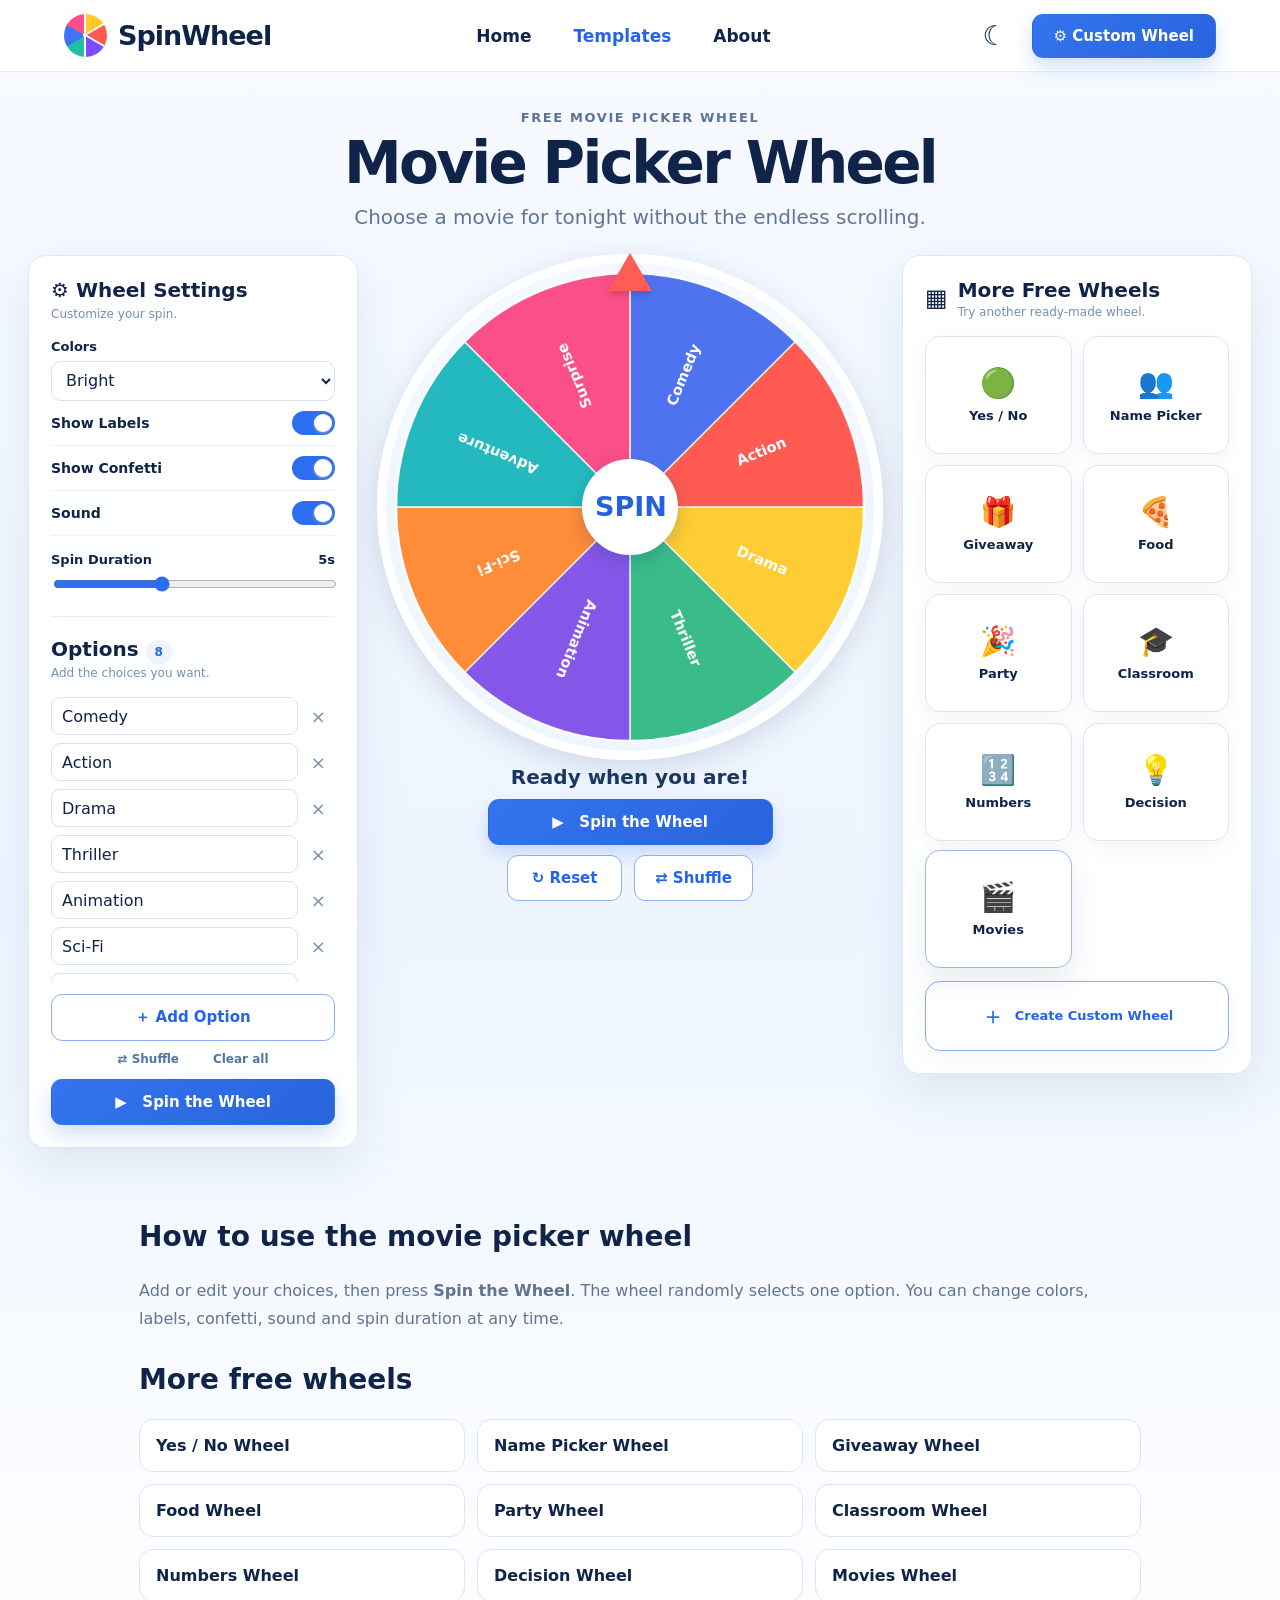
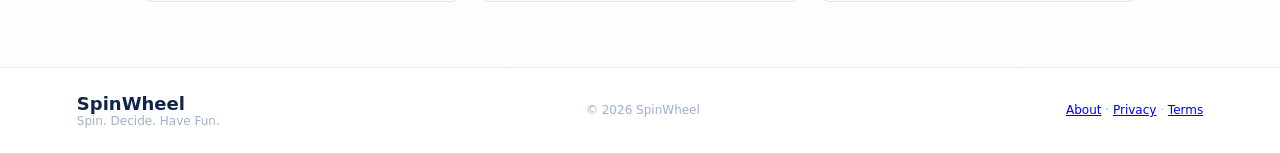
<file: movie-wheel.html>
<!doctype html><html lang="en"><head><meta charset="utf-8"><meta name="viewport" content="width=device-width,initial-scale=1"><meta name="description" content="Choose a movie for tonight without the endless scrolling."><title>Movie Picker Wheel — SpinWheel</title><link rel="icon" href="favicon.svg" type="image/svg+xml"><link rel="stylesheet" href="styles.css"></head><body>
<header class="site-header"><a class="brand" href="index.html"><span class="brand-wheel"><i></i><i></i><i></i><i></i></span><span>SpinWheel</span></a><nav class="nav"><a href="index.html">Home</a><a class="active" href="templates.html">Templates</a><a href="about.html">About</a></nav><div class="header-actions"><button id="themeBtn" class="icon-btn" title="Toggle dark mode">☾</button><a href="index.html" class="primary-btn small">⚙ Custom Wheel</a></div></header>
<main><section class="page-intro"><p class="eyebrow">FREE MOVIE PICKER WHEEL</p><h1>Movie Picker Wheel</h1><p>Choose a movie for tonight without the endless scrolling.</p></section>
<div class="home-layout">
<aside class="panel left-panel"><div class="panel-title"><div><h2>⚙ Wheel Settings</h2><p>Customize your spin.</p></div></div><label class="field-label" for="palette">Colors</label><select id="palette" class="select"><option value="bright">Bright</option><option value="pastel">Pastel</option><option value="ocean">Ocean</option><option value="sunset">Sunset</option><option value="mono">Monochrome</option></select><div class="setting-row"><span>Show Labels</span><button class="toggle on" data-setting="labels" aria-pressed="true"><i></i></button></div><div class="setting-row"><span>Show Confetti</span><button class="toggle on" data-setting="confetti" aria-pressed="true"><i></i></button></div><div class="setting-row"><span>Sound</span><button class="toggle on" data-setting="sound" aria-pressed="true"><i></i></button></div><label class="field-label" for="duration">Spin Duration <strong id="durationValue">5s</strong></label><input id="duration" class="range" type="range" min="2" max="10" value="5"><div class="settings-divider"></div><div class="panel-title"><div><h2>Options <span id="countBadge" class="count-badge">8</span></h2><p>Add the choices you want.</p></div></div><div id="optionsList" class="options-list"></div><button id="addOption" class="secondary-btn full">＋ Add Option</button><div class="quick-row"><button id="shuffleOptions" class="text-btn">⇄ Shuffle</button><button id="clearOptions" class="text-btn danger-text">Clear all</button></div><button id="spinSettings" class="primary-btn full">▶ &nbsp; Spin the Wheel</button></aside>
<section class="wheel-stage"><div class="pointer" aria-hidden="true"></div><div class="wheel-wrap"><canvas id="wheelCanvas" width="720" height="720" aria-label="Spinning wheel"></canvas><button id="spinCenter" class="spin-center">SPIN</button></div><p id="result" class="result" aria-live="polite">Ready when you are!</p><button id="spinButton" class="primary-btn spin-button">▶ &nbsp; Spin the Wheel</button><div class="wheel-actions"><button id="resetBtn" class="secondary-btn">↻ Reset</button><button id="wheelShuffle" class="secondary-btn">⇄ Shuffle</button></div></section>
<aside class="panel right-panel"><div class="template-head"><span class="template-icon">▦</span><div><h2>More Free Wheels</h2><p>Try another ready-made wheel.</p></div></div><div class="template-grid-side"><a class="template-card " href="yes-no-wheel.html"><span>🟢</span><strong>Yes / No</strong></a><a class="template-card " href="random-name-picker.html"><span>👥</span><strong>Name Picker</strong></a><a class="template-card " href="giveaway-wheel.html"><span>🎁</span><strong>Giveaway</strong></a><a class="template-card " href="food-wheel.html"><span>🍕</span><strong>Food</strong></a><a class="template-card " href="party-wheel.html"><span>🎉</span><strong>Party</strong></a><a class="template-card " href="classroom-wheel.html"><span>🎓</span><strong>Classroom</strong></a><a class="template-card " href="number-wheel.html"><span>🔢</span><strong>Numbers</strong></a><a class="template-card " href="decision-wheel.html"><span>💡</span><strong>Decision</strong></a><a class="template-card active" href="movie-wheel.html"><span>🎬</span><strong>Movies</strong></a><a class="template-card custom-template" href="index.html"><span>＋</span><strong>Create Custom Wheel</strong></a></div></aside>
</div><section class="seo-section"><h2>How to use the movie picker wheel</h2><p>Add or edit your choices, then press <strong>Spin the Wheel</strong>. The wheel randomly selects one option. You can change colors, labels, confetti, sound and spin duration at any time.</p><h2>More free wheels</h2><div class="related"><a href="yes-no-wheel.html">Yes / No Wheel</a><a href="random-name-picker.html">Name Picker Wheel</a><a href="giveaway-wheel.html">Giveaway Wheel</a><a href="food-wheel.html">Food Wheel</a><a href="party-wheel.html">Party Wheel</a><a href="classroom-wheel.html">Classroom Wheel</a><a href="number-wheel.html">Numbers Wheel</a><a href="decision-wheel.html">Decision Wheel</a><a href="movie-wheel.html">Movies Wheel</a></div></section></main>
<footer><div><div class="footer-brand">SpinWheel</div><span>Spin. Decide. Have Fun.</span></div><span>© <span id="year"></span> SpinWheel</span><span><a href="about.html">About</a> · <a href="privacy.html">Privacy</a> · <a href="terms.html">Terms</a></span></footer><canvas id="confetti" class="confetti" aria-hidden="true"></canvas><script>window.WHEEL_CONFIG={options:['Comedy', 'Action', 'Drama', 'Thriller', 'Animation', 'Sci-Fi', 'Adventure', 'Surprise']};</script><script src="wheel.js"></script></body></html>
</file>
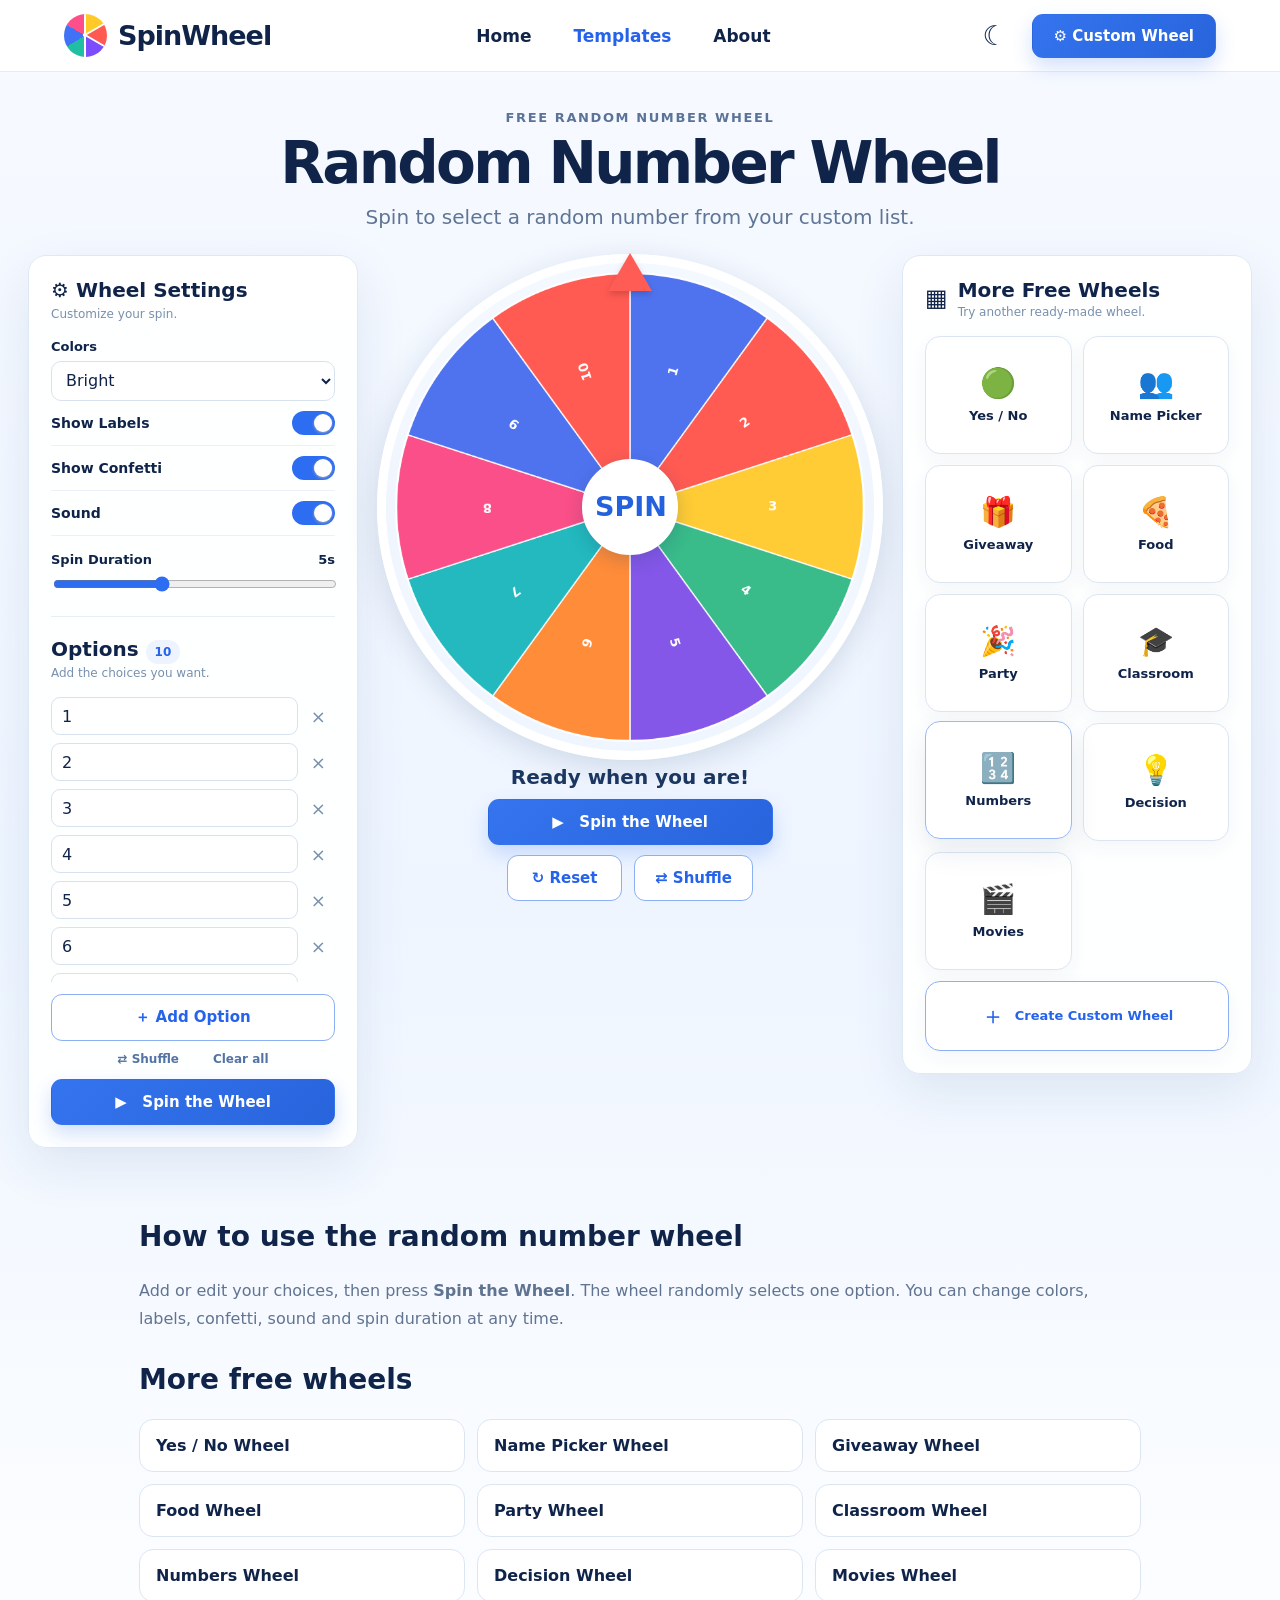
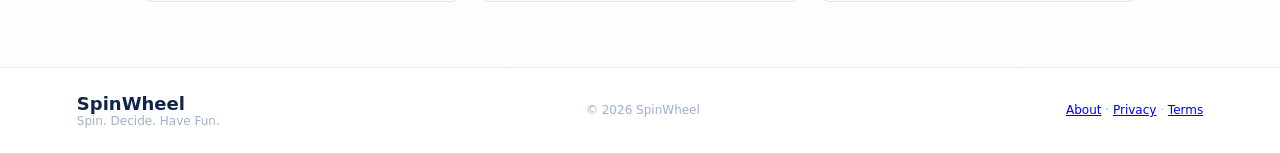
<file: number-wheel.html>
<!doctype html><html lang="en"><head><meta charset="utf-8"><meta name="viewport" content="width=device-width,initial-scale=1"><meta name="description" content="Spin to select a random number from your custom list."><title>Random Number Wheel — SpinWheel</title><link rel="icon" href="favicon.svg" type="image/svg+xml"><link rel="stylesheet" href="styles.css"></head><body>
<header class="site-header"><a class="brand" href="index.html"><span class="brand-wheel"><i></i><i></i><i></i><i></i></span><span>SpinWheel</span></a><nav class="nav"><a href="index.html">Home</a><a class="active" href="templates.html">Templates</a><a href="about.html">About</a></nav><div class="header-actions"><button id="themeBtn" class="icon-btn" title="Toggle dark mode">☾</button><a href="index.html" class="primary-btn small">⚙ Custom Wheel</a></div></header>
<main><section class="page-intro"><p class="eyebrow">FREE RANDOM NUMBER WHEEL</p><h1>Random Number Wheel</h1><p>Spin to select a random number from your custom list.</p></section>
<div class="home-layout">
<aside class="panel left-panel"><div class="panel-title"><div><h2>⚙ Wheel Settings</h2><p>Customize your spin.</p></div></div><label class="field-label" for="palette">Colors</label><select id="palette" class="select"><option value="bright">Bright</option><option value="pastel">Pastel</option><option value="ocean">Ocean</option><option value="sunset">Sunset</option><option value="mono">Monochrome</option></select><div class="setting-row"><span>Show Labels</span><button class="toggle on" data-setting="labels" aria-pressed="true"><i></i></button></div><div class="setting-row"><span>Show Confetti</span><button class="toggle on" data-setting="confetti" aria-pressed="true"><i></i></button></div><div class="setting-row"><span>Sound</span><button class="toggle on" data-setting="sound" aria-pressed="true"><i></i></button></div><label class="field-label" for="duration">Spin Duration <strong id="durationValue">5s</strong></label><input id="duration" class="range" type="range" min="2" max="10" value="5"><div class="settings-divider"></div><div class="panel-title"><div><h2>Options <span id="countBadge" class="count-badge">10</span></h2><p>Add the choices you want.</p></div></div><div id="optionsList" class="options-list"></div><button id="addOption" class="secondary-btn full">＋ Add Option</button><div class="quick-row"><button id="shuffleOptions" class="text-btn">⇄ Shuffle</button><button id="clearOptions" class="text-btn danger-text">Clear all</button></div><button id="spinSettings" class="primary-btn full">▶ &nbsp; Spin the Wheel</button></aside>
<section class="wheel-stage"><div class="pointer" aria-hidden="true"></div><div class="wheel-wrap"><canvas id="wheelCanvas" width="720" height="720" aria-label="Spinning wheel"></canvas><button id="spinCenter" class="spin-center">SPIN</button></div><p id="result" class="result" aria-live="polite">Ready when you are!</p><button id="spinButton" class="primary-btn spin-button">▶ &nbsp; Spin the Wheel</button><div class="wheel-actions"><button id="resetBtn" class="secondary-btn">↻ Reset</button><button id="wheelShuffle" class="secondary-btn">⇄ Shuffle</button></div></section>
<aside class="panel right-panel"><div class="template-head"><span class="template-icon">▦</span><div><h2>More Free Wheels</h2><p>Try another ready-made wheel.</p></div></div><div class="template-grid-side"><a class="template-card " href="yes-no-wheel.html"><span>🟢</span><strong>Yes / No</strong></a><a class="template-card " href="random-name-picker.html"><span>👥</span><strong>Name Picker</strong></a><a class="template-card " href="giveaway-wheel.html"><span>🎁</span><strong>Giveaway</strong></a><a class="template-card " href="food-wheel.html"><span>🍕</span><strong>Food</strong></a><a class="template-card " href="party-wheel.html"><span>🎉</span><strong>Party</strong></a><a class="template-card " href="classroom-wheel.html"><span>🎓</span><strong>Classroom</strong></a><a class="template-card active" href="number-wheel.html"><span>🔢</span><strong>Numbers</strong></a><a class="template-card " href="decision-wheel.html"><span>💡</span><strong>Decision</strong></a><a class="template-card " href="movie-wheel.html"><span>🎬</span><strong>Movies</strong></a><a class="template-card custom-template" href="index.html"><span>＋</span><strong>Create Custom Wheel</strong></a></div></aside>
</div><section class="seo-section"><h2>How to use the random number wheel</h2><p>Add or edit your choices, then press <strong>Spin the Wheel</strong>. The wheel randomly selects one option. You can change colors, labels, confetti, sound and spin duration at any time.</p><h2>More free wheels</h2><div class="related"><a href="yes-no-wheel.html">Yes / No Wheel</a><a href="random-name-picker.html">Name Picker Wheel</a><a href="giveaway-wheel.html">Giveaway Wheel</a><a href="food-wheel.html">Food Wheel</a><a href="party-wheel.html">Party Wheel</a><a href="classroom-wheel.html">Classroom Wheel</a><a href="number-wheel.html">Numbers Wheel</a><a href="decision-wheel.html">Decision Wheel</a><a href="movie-wheel.html">Movies Wheel</a></div></section></main>
<footer><div><div class="footer-brand">SpinWheel</div><span>Spin. Decide. Have Fun.</span></div><span>© <span id="year"></span> SpinWheel</span><span><a href="about.html">About</a> · <a href="privacy.html">Privacy</a> · <a href="terms.html">Terms</a></span></footer><canvas id="confetti" class="confetti" aria-hidden="true"></canvas><script>window.WHEEL_CONFIG={options:['1', '2', '3', '4', '5', '6', '7', '8', '9', '10']};</script><script src="wheel.js"></script></body></html>
</file>
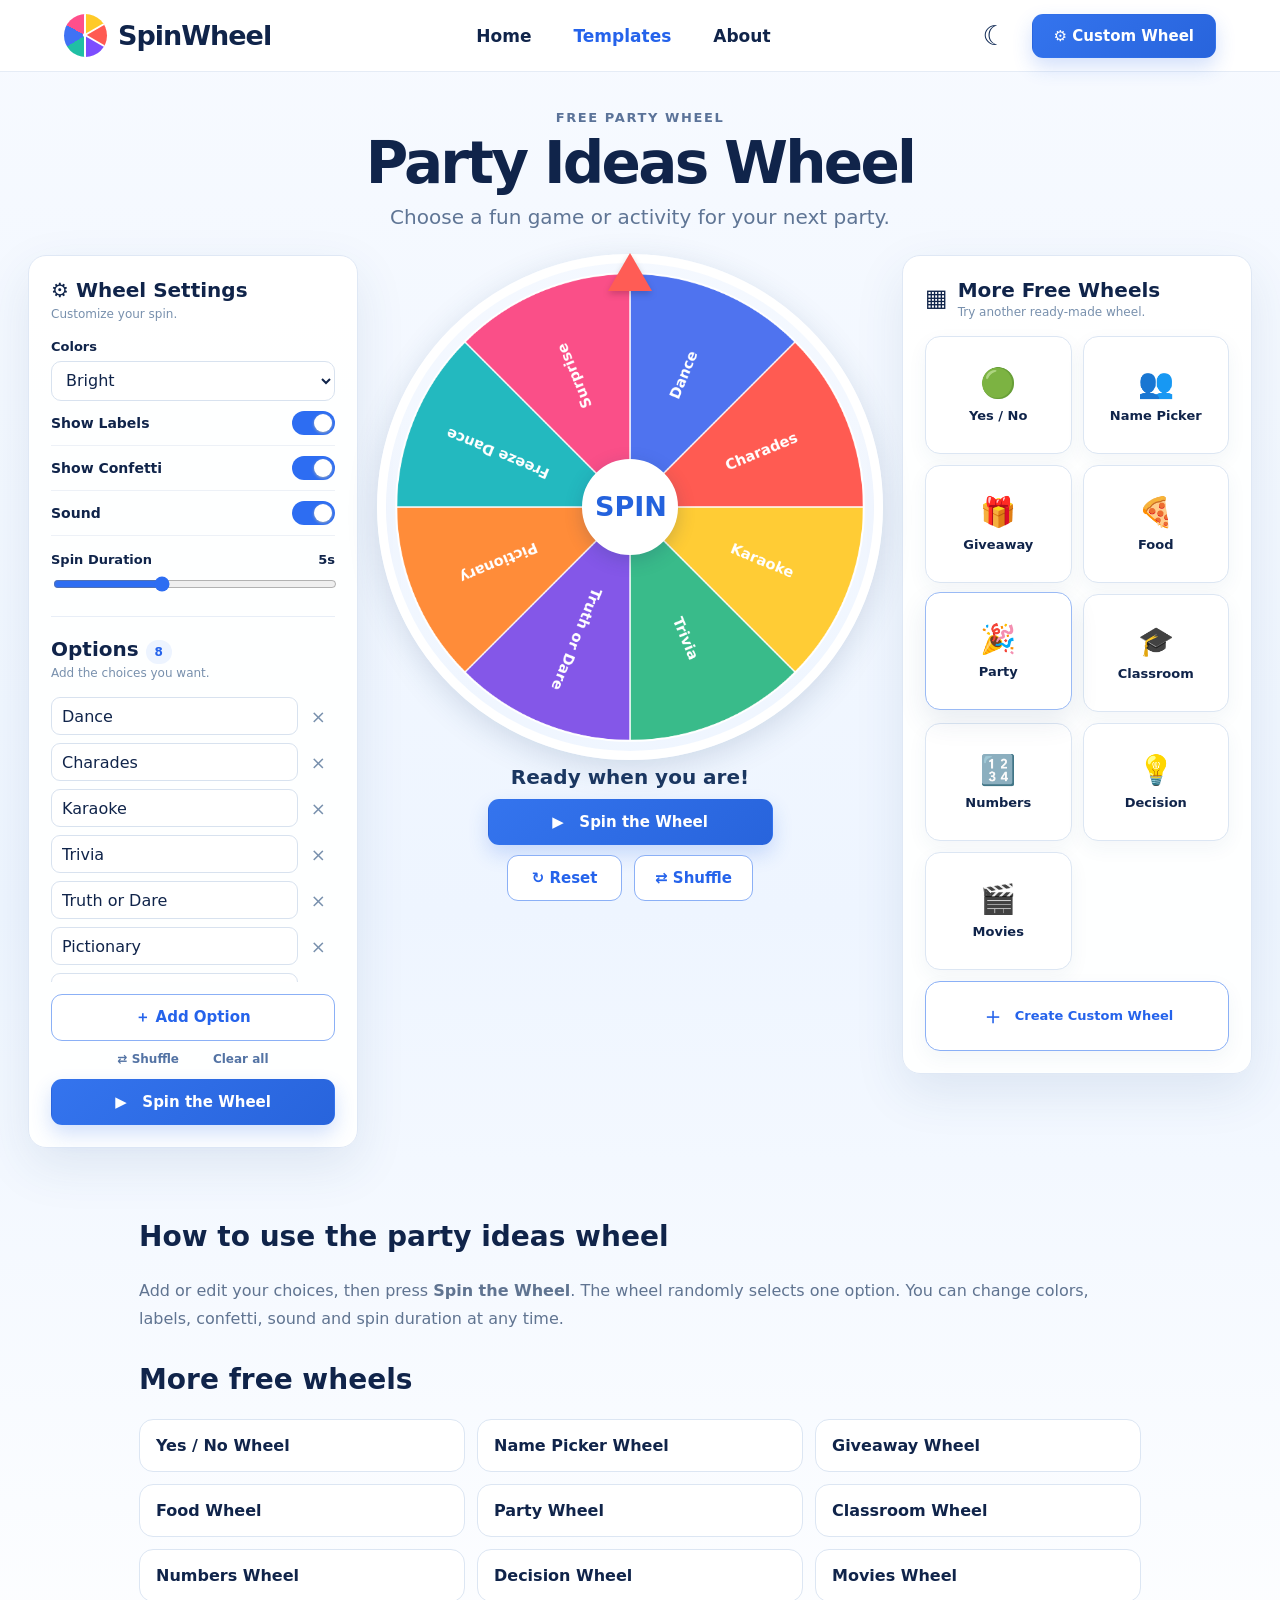
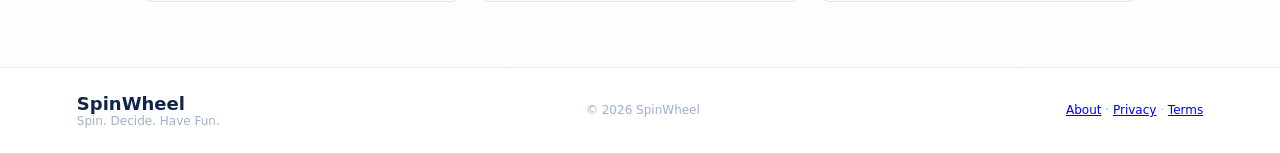
<file: party-wheel.html>
<!doctype html><html lang="en"><head><meta charset="utf-8"><meta name="viewport" content="width=device-width,initial-scale=1"><meta name="description" content="Choose a fun game or activity for your next party."><title>Party Ideas Wheel — SpinWheel</title><link rel="icon" href="favicon.svg" type="image/svg+xml"><link rel="stylesheet" href="styles.css"></head><body>
<header class="site-header"><a class="brand" href="index.html"><span class="brand-wheel"><i></i><i></i><i></i><i></i></span><span>SpinWheel</span></a><nav class="nav"><a href="index.html">Home</a><a class="active" href="templates.html">Templates</a><a href="about.html">About</a></nav><div class="header-actions"><button id="themeBtn" class="icon-btn" title="Toggle dark mode">☾</button><a href="index.html" class="primary-btn small">⚙ Custom Wheel</a></div></header>
<main><section class="page-intro"><p class="eyebrow">FREE PARTY WHEEL</p><h1>Party Ideas Wheel</h1><p>Choose a fun game or activity for your next party.</p></section>
<div class="home-layout">
<aside class="panel left-panel"><div class="panel-title"><div><h2>⚙ Wheel Settings</h2><p>Customize your spin.</p></div></div><label class="field-label" for="palette">Colors</label><select id="palette" class="select"><option value="bright">Bright</option><option value="pastel">Pastel</option><option value="ocean">Ocean</option><option value="sunset">Sunset</option><option value="mono">Monochrome</option></select><div class="setting-row"><span>Show Labels</span><button class="toggle on" data-setting="labels" aria-pressed="true"><i></i></button></div><div class="setting-row"><span>Show Confetti</span><button class="toggle on" data-setting="confetti" aria-pressed="true"><i></i></button></div><div class="setting-row"><span>Sound</span><button class="toggle on" data-setting="sound" aria-pressed="true"><i></i></button></div><label class="field-label" for="duration">Spin Duration <strong id="durationValue">5s</strong></label><input id="duration" class="range" type="range" min="2" max="10" value="5"><div class="settings-divider"></div><div class="panel-title"><div><h2>Options <span id="countBadge" class="count-badge">8</span></h2><p>Add the choices you want.</p></div></div><div id="optionsList" class="options-list"></div><button id="addOption" class="secondary-btn full">＋ Add Option</button><div class="quick-row"><button id="shuffleOptions" class="text-btn">⇄ Shuffle</button><button id="clearOptions" class="text-btn danger-text">Clear all</button></div><button id="spinSettings" class="primary-btn full">▶ &nbsp; Spin the Wheel</button></aside>
<section class="wheel-stage"><div class="pointer" aria-hidden="true"></div><div class="wheel-wrap"><canvas id="wheelCanvas" width="720" height="720" aria-label="Spinning wheel"></canvas><button id="spinCenter" class="spin-center">SPIN</button></div><p id="result" class="result" aria-live="polite">Ready when you are!</p><button id="spinButton" class="primary-btn spin-button">▶ &nbsp; Spin the Wheel</button><div class="wheel-actions"><button id="resetBtn" class="secondary-btn">↻ Reset</button><button id="wheelShuffle" class="secondary-btn">⇄ Shuffle</button></div></section>
<aside class="panel right-panel"><div class="template-head"><span class="template-icon">▦</span><div><h2>More Free Wheels</h2><p>Try another ready-made wheel.</p></div></div><div class="template-grid-side"><a class="template-card " href="yes-no-wheel.html"><span>🟢</span><strong>Yes / No</strong></a><a class="template-card " href="random-name-picker.html"><span>👥</span><strong>Name Picker</strong></a><a class="template-card " href="giveaway-wheel.html"><span>🎁</span><strong>Giveaway</strong></a><a class="template-card " href="food-wheel.html"><span>🍕</span><strong>Food</strong></a><a class="template-card active" href="party-wheel.html"><span>🎉</span><strong>Party</strong></a><a class="template-card " href="classroom-wheel.html"><span>🎓</span><strong>Classroom</strong></a><a class="template-card " href="number-wheel.html"><span>🔢</span><strong>Numbers</strong></a><a class="template-card " href="decision-wheel.html"><span>💡</span><strong>Decision</strong></a><a class="template-card " href="movie-wheel.html"><span>🎬</span><strong>Movies</strong></a><a class="template-card custom-template" href="index.html"><span>＋</span><strong>Create Custom Wheel</strong></a></div></aside>
</div><section class="seo-section"><h2>How to use the party ideas wheel</h2><p>Add or edit your choices, then press <strong>Spin the Wheel</strong>. The wheel randomly selects one option. You can change colors, labels, confetti, sound and spin duration at any time.</p><h2>More free wheels</h2><div class="related"><a href="yes-no-wheel.html">Yes / No Wheel</a><a href="random-name-picker.html">Name Picker Wheel</a><a href="giveaway-wheel.html">Giveaway Wheel</a><a href="food-wheel.html">Food Wheel</a><a href="party-wheel.html">Party Wheel</a><a href="classroom-wheel.html">Classroom Wheel</a><a href="number-wheel.html">Numbers Wheel</a><a href="decision-wheel.html">Decision Wheel</a><a href="movie-wheel.html">Movies Wheel</a></div></section></main>
<footer><div><div class="footer-brand">SpinWheel</div><span>Spin. Decide. Have Fun.</span></div><span>© <span id="year"></span> SpinWheel</span><span><a href="about.html">About</a> · <a href="privacy.html">Privacy</a> · <a href="terms.html">Terms</a></span></footer><canvas id="confetti" class="confetti" aria-hidden="true"></canvas><script>window.WHEEL_CONFIG={options:['Dance', 'Charades', 'Karaoke', 'Trivia', 'Truth or Dare', 'Pictionary', 'Freeze Dance', 'Surprise']};</script><script src="wheel.js"></script></body></html>
</file>
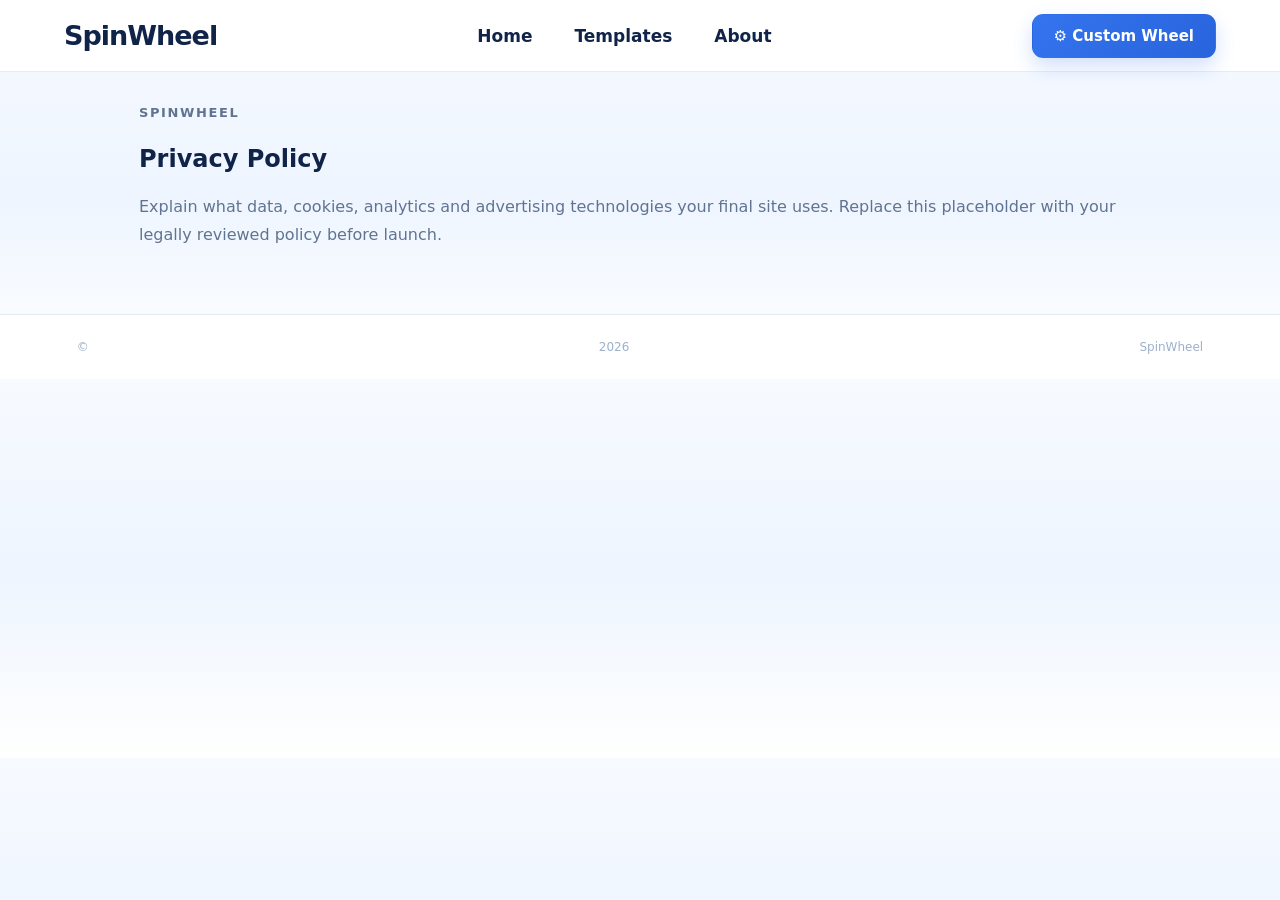
<file: privacy.html>
<!doctype html><html lang="en"><head><meta charset="utf-8"><meta name="viewport" content="width=device-width,initial-scale=1"><title>Privacy Policy — SpinWheel</title><link rel="stylesheet" href="styles.css"></head><body><header class="site-header"><a class="brand" href="index.html"><span>SpinWheel</span></a><nav class="nav"><a href="index.html">Home</a><a href="templates.html">Templates</a><a href="about.html">About</a></nav><a class="primary-btn small" href="index.html">⚙ Custom Wheel</a></header><main><section class="seo-section"><p class="eyebrow">SPINWHEEL</p><h1>Privacy Policy</h1><p>Explain what data, cookies, analytics and advertising technologies your final site uses. Replace this placeholder with your legally reviewed policy before launch.</p></section></main><footer>© <span id="year"></span> SpinWheel</footer><script>document.getElementById('year').textContent=new Date().getFullYear()</script></body></html>
</file>
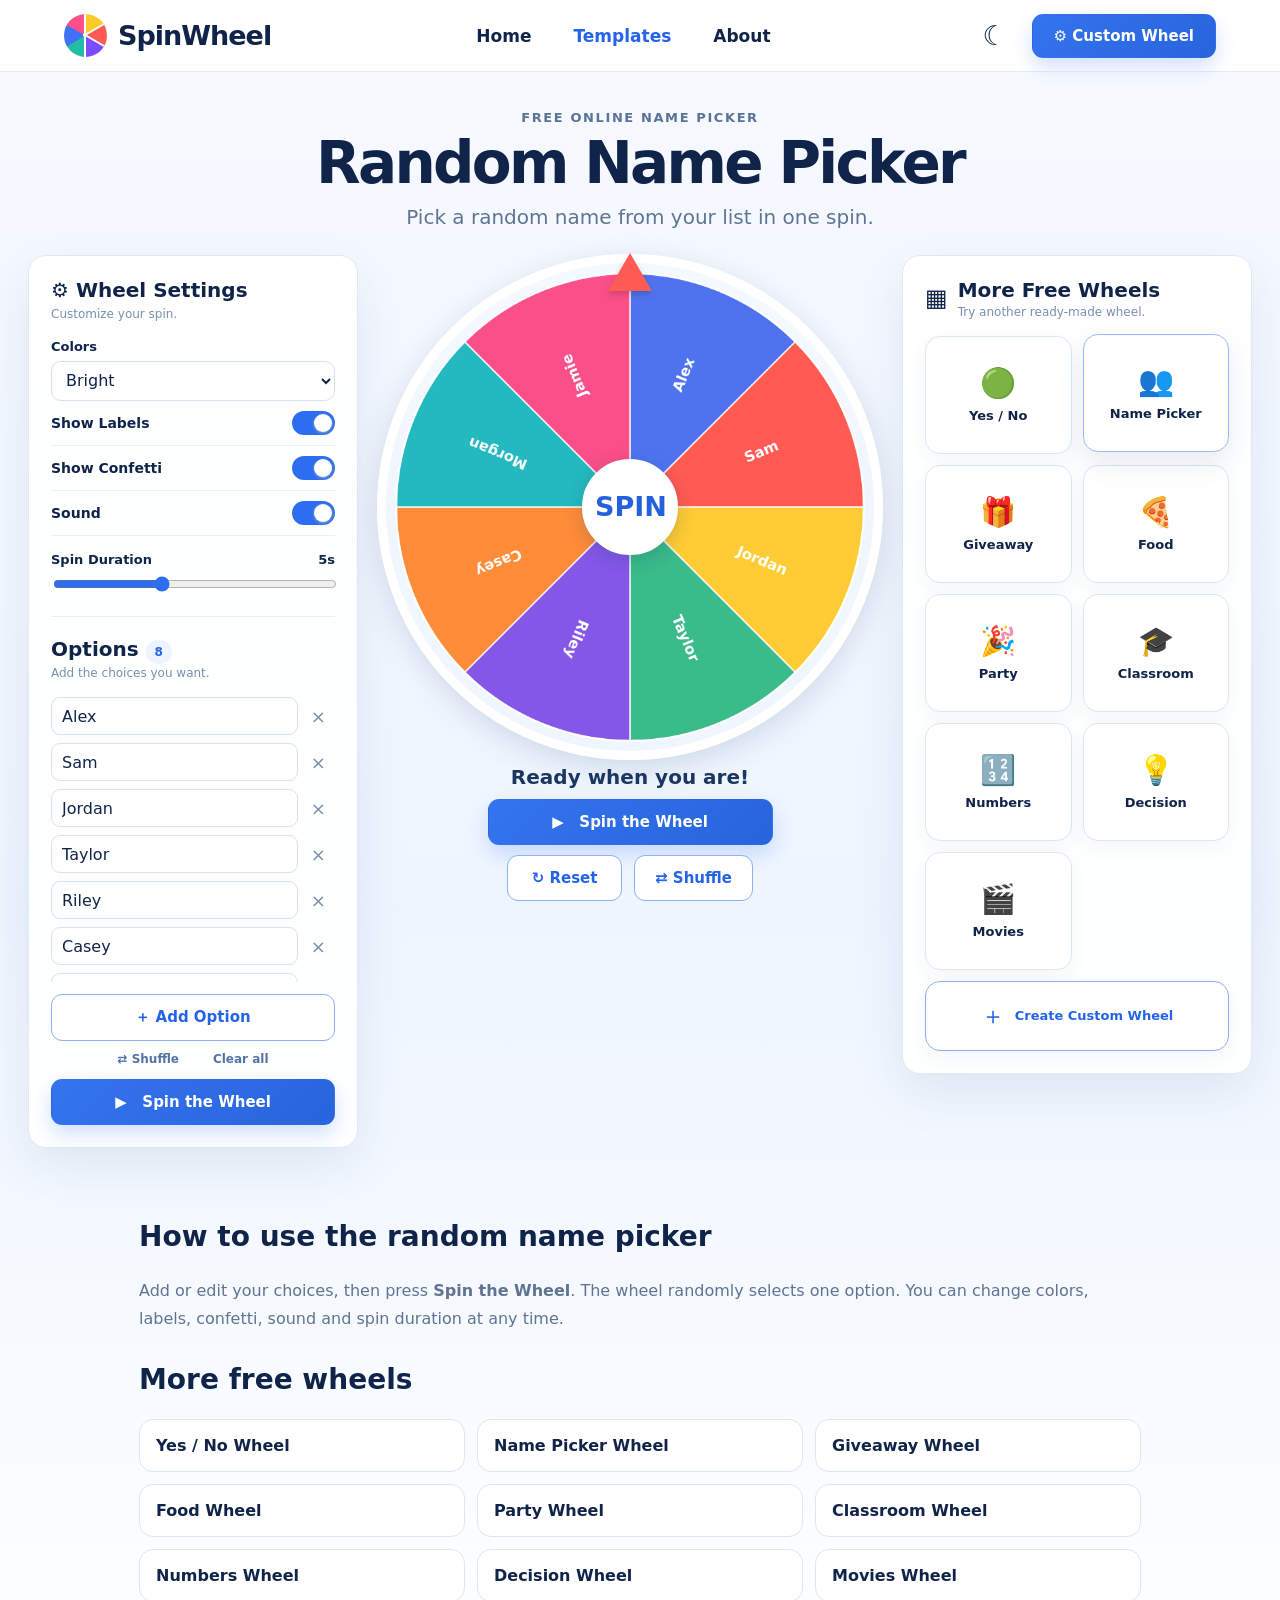
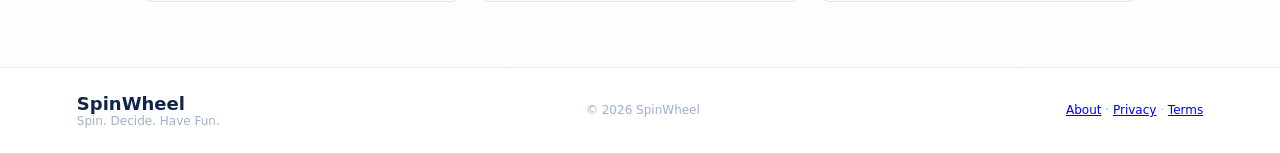
<file: random-name-picker.html>
<!doctype html><html lang="en"><head><meta charset="utf-8"><meta name="viewport" content="width=device-width,initial-scale=1"><meta name="description" content="Pick a random name from your list in one spin."><title>Random Name Picker — SpinWheel</title><link rel="icon" href="favicon.svg" type="image/svg+xml"><link rel="stylesheet" href="styles.css"></head><body>
<header class="site-header"><a class="brand" href="index.html"><span class="brand-wheel"><i></i><i></i><i></i><i></i></span><span>SpinWheel</span></a><nav class="nav"><a href="index.html">Home</a><a class="active" href="templates.html">Templates</a><a href="about.html">About</a></nav><div class="header-actions"><button id="themeBtn" class="icon-btn" title="Toggle dark mode">☾</button><a href="index.html" class="primary-btn small">⚙ Custom Wheel</a></div></header>
<main><section class="page-intro"><p class="eyebrow">FREE ONLINE NAME PICKER</p><h1>Random Name Picker</h1><p>Pick a random name from your list in one spin.</p></section>
<div class="home-layout">
<aside class="panel left-panel"><div class="panel-title"><div><h2>⚙ Wheel Settings</h2><p>Customize your spin.</p></div></div><label class="field-label" for="palette">Colors</label><select id="palette" class="select"><option value="bright">Bright</option><option value="pastel">Pastel</option><option value="ocean">Ocean</option><option value="sunset">Sunset</option><option value="mono">Monochrome</option></select><div class="setting-row"><span>Show Labels</span><button class="toggle on" data-setting="labels" aria-pressed="true"><i></i></button></div><div class="setting-row"><span>Show Confetti</span><button class="toggle on" data-setting="confetti" aria-pressed="true"><i></i></button></div><div class="setting-row"><span>Sound</span><button class="toggle on" data-setting="sound" aria-pressed="true"><i></i></button></div><label class="field-label" for="duration">Spin Duration <strong id="durationValue">5s</strong></label><input id="duration" class="range" type="range" min="2" max="10" value="5"><div class="settings-divider"></div><div class="panel-title"><div><h2>Options <span id="countBadge" class="count-badge">8</span></h2><p>Add the choices you want.</p></div></div><div id="optionsList" class="options-list"></div><button id="addOption" class="secondary-btn full">＋ Add Option</button><div class="quick-row"><button id="shuffleOptions" class="text-btn">⇄ Shuffle</button><button id="clearOptions" class="text-btn danger-text">Clear all</button></div><button id="spinSettings" class="primary-btn full">▶ &nbsp; Spin the Wheel</button></aside>
<section class="wheel-stage"><div class="pointer" aria-hidden="true"></div><div class="wheel-wrap"><canvas id="wheelCanvas" width="720" height="720" aria-label="Spinning wheel"></canvas><button id="spinCenter" class="spin-center">SPIN</button></div><p id="result" class="result" aria-live="polite">Ready when you are!</p><button id="spinButton" class="primary-btn spin-button">▶ &nbsp; Spin the Wheel</button><div class="wheel-actions"><button id="resetBtn" class="secondary-btn">↻ Reset</button><button id="wheelShuffle" class="secondary-btn">⇄ Shuffle</button></div></section>
<aside class="panel right-panel"><div class="template-head"><span class="template-icon">▦</span><div><h2>More Free Wheels</h2><p>Try another ready-made wheel.</p></div></div><div class="template-grid-side"><a class="template-card " href="yes-no-wheel.html"><span>🟢</span><strong>Yes / No</strong></a><a class="template-card active" href="random-name-picker.html"><span>👥</span><strong>Name Picker</strong></a><a class="template-card " href="giveaway-wheel.html"><span>🎁</span><strong>Giveaway</strong></a><a class="template-card " href="food-wheel.html"><span>🍕</span><strong>Food</strong></a><a class="template-card " href="party-wheel.html"><span>🎉</span><strong>Party</strong></a><a class="template-card " href="classroom-wheel.html"><span>🎓</span><strong>Classroom</strong></a><a class="template-card " href="number-wheel.html"><span>🔢</span><strong>Numbers</strong></a><a class="template-card " href="decision-wheel.html"><span>💡</span><strong>Decision</strong></a><a class="template-card " href="movie-wheel.html"><span>🎬</span><strong>Movies</strong></a><a class="template-card custom-template" href="index.html"><span>＋</span><strong>Create Custom Wheel</strong></a></div></aside>
</div><section class="seo-section"><h2>How to use the random name picker</h2><p>Add or edit your choices, then press <strong>Spin the Wheel</strong>. The wheel randomly selects one option. You can change colors, labels, confetti, sound and spin duration at any time.</p><h2>More free wheels</h2><div class="related"><a href="yes-no-wheel.html">Yes / No Wheel</a><a href="random-name-picker.html">Name Picker Wheel</a><a href="giveaway-wheel.html">Giveaway Wheel</a><a href="food-wheel.html">Food Wheel</a><a href="party-wheel.html">Party Wheel</a><a href="classroom-wheel.html">Classroom Wheel</a><a href="number-wheel.html">Numbers Wheel</a><a href="decision-wheel.html">Decision Wheel</a><a href="movie-wheel.html">Movies Wheel</a></div></section></main>
<footer><div><div class="footer-brand">SpinWheel</div><span>Spin. Decide. Have Fun.</span></div><span>© <span id="year"></span> SpinWheel</span><span><a href="about.html">About</a> · <a href="privacy.html">Privacy</a> · <a href="terms.html">Terms</a></span></footer><canvas id="confetti" class="confetti" aria-hidden="true"></canvas><script>window.WHEEL_CONFIG={options:['Alex', 'Sam', 'Jordan', 'Taylor', 'Riley', 'Casey', 'Morgan', 'Jamie']};</script><script src="wheel.js"></script></body></html>
</file>
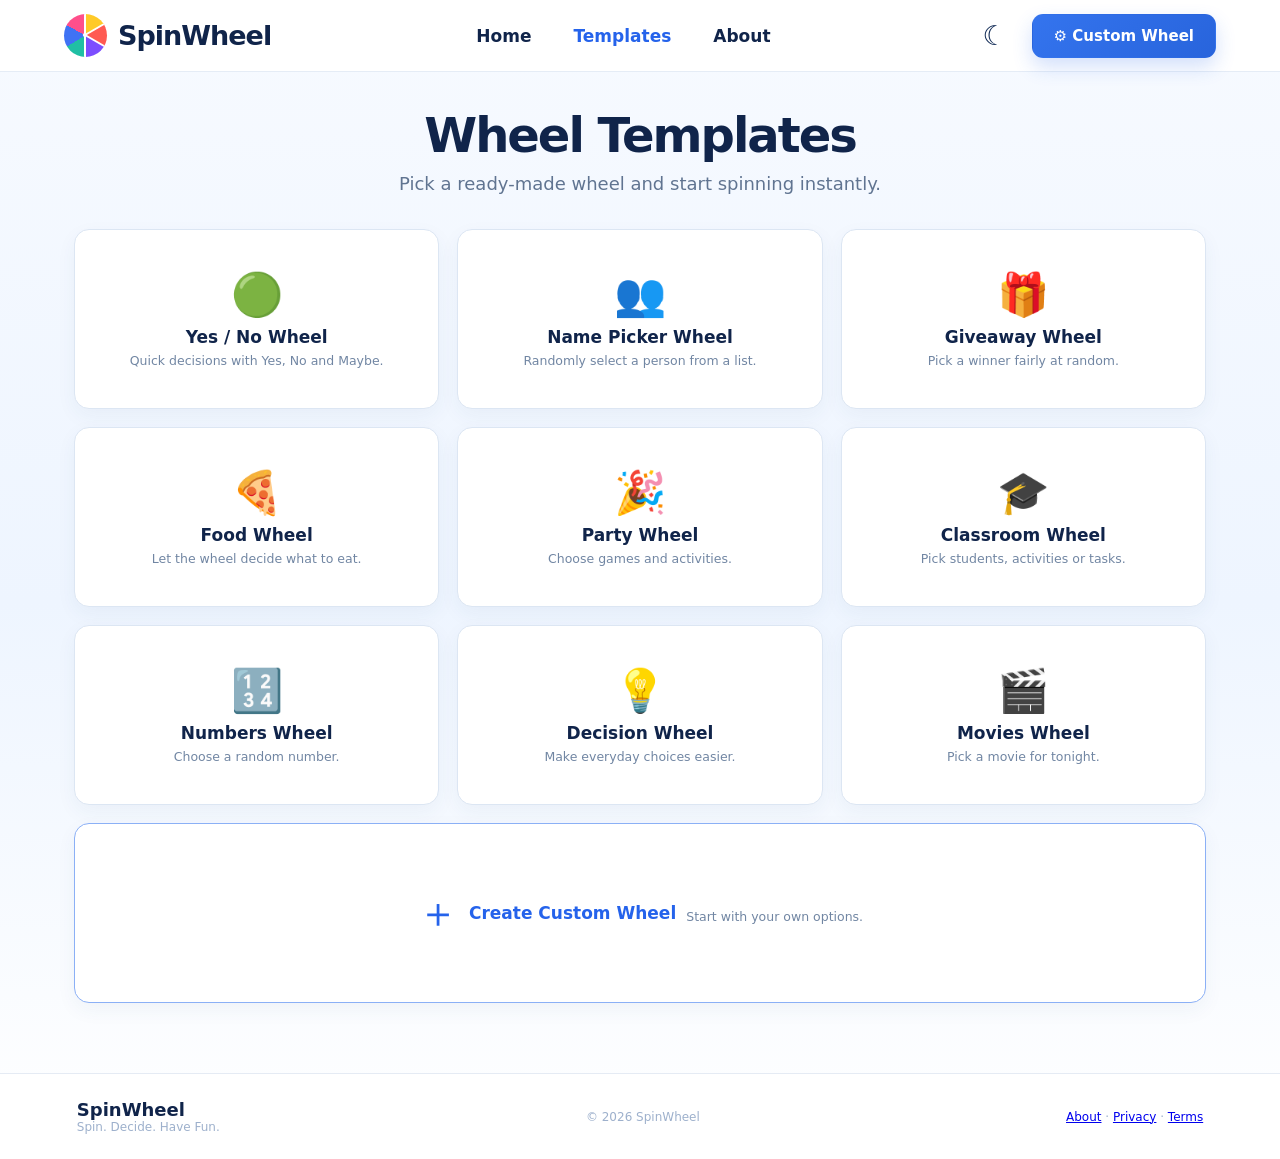
<file: templates.html>
<!doctype html><html lang="en"><head><meta charset="utf-8"><meta name="viewport" content="width=device-width,initial-scale=1"><meta name="description" content="Choose a free ready-made SpinWheel template for decisions, names, food, parties, classrooms, numbers and more."><title>Wheel Templates — SpinWheel</title><link rel="icon" href="favicon.svg" type="image/svg+xml"><link rel="stylesheet" href="styles.css"></head><body><header class="site-header"><a class="brand" href="index.html"><span class="brand-wheel"><i></i><i></i><i></i><i></i></span><span>SpinWheel</span></a><nav class="nav"><a href="index.html">Home</a><a class="active" href="templates.html">Templates</a><a href="about.html">About</a></nav><div class="header-actions"><button id="themeBtn" class="icon-btn">☾</button><a href="index.html" class="primary-btn small">⚙ Custom Wheel</a></div></header><main class="templates-page"><h1>Wheel Templates</h1><p class="lead">Pick a ready-made wheel and start spinning instantly.</p><div class="template-grid-large"><a class="template-card" href="yes-no-wheel.html"><span>🟢</span><strong>Yes / No Wheel</strong><small>Quick decisions with Yes, No and Maybe.</small></a><a class="template-card" href="random-name-picker.html"><span>👥</span><strong>Name Picker Wheel</strong><small>Randomly select a person from a list.</small></a><a class="template-card" href="giveaway-wheel.html"><span>🎁</span><strong>Giveaway Wheel</strong><small>Pick a winner fairly at random.</small></a><a class="template-card" href="food-wheel.html"><span>🍕</span><strong>Food Wheel</strong><small>Let the wheel decide what to eat.</small></a><a class="template-card" href="party-wheel.html"><span>🎉</span><strong>Party Wheel</strong><small>Choose games and activities.</small></a><a class="template-card" href="classroom-wheel.html"><span>🎓</span><strong>Classroom Wheel</strong><small>Pick students, activities or tasks.</small></a><a class="template-card" href="number-wheel.html"><span>🔢</span><strong>Numbers Wheel</strong><small>Choose a random number.</small></a><a class="template-card" href="decision-wheel.html"><span>💡</span><strong>Decision Wheel</strong><small>Make everyday choices easier.</small></a><a class="template-card" href="movie-wheel.html"><span>🎬</span><strong>Movies Wheel</strong><small>Pick a movie for tonight.</small></a><a class="template-card custom-template" href="index.html"><span>＋</span><strong>Create Custom Wheel</strong><small>Start with your own options.</small></a></div></main><footer><div><div class="footer-brand">SpinWheel</div><span>Spin. Decide. Have Fun.</span></div><span>© <span id="year"></span> SpinWheel</span><span><a href="about.html">About</a> · <a href="privacy.html">Privacy</a> · <a href="terms.html">Terms</a></span></footer><script>document.getElementById('year').textContent=new Date().getFullYear();document.getElementById('themeBtn').onclick=()=>{document.body.classList.toggle('dark');document.getElementById('themeBtn').textContent=document.body.classList.contains('dark')?'☀':'☾'};</script></body></html>
</file>
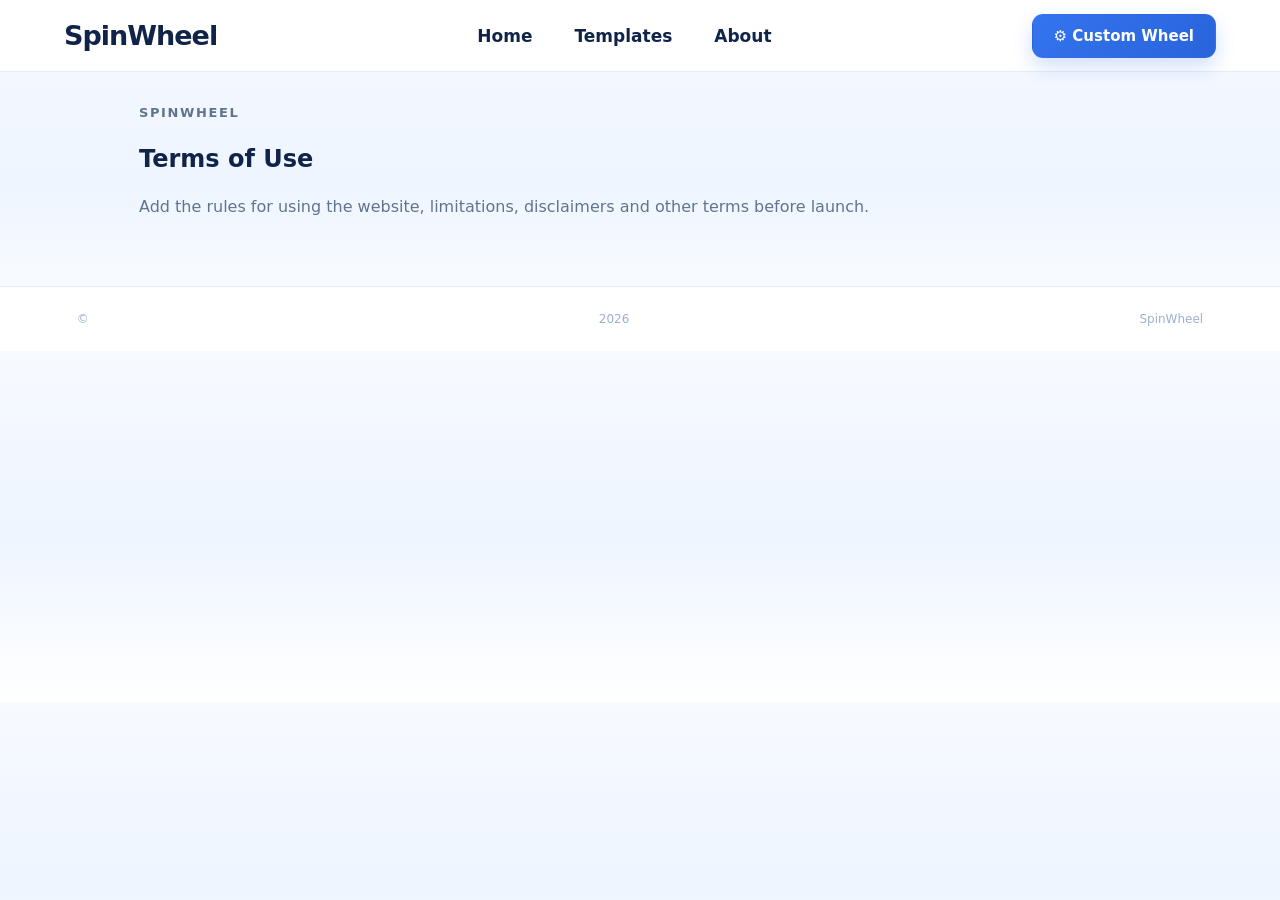
<file: terms.html>
<!doctype html><html lang="en"><head><meta charset="utf-8"><meta name="viewport" content="width=device-width,initial-scale=1"><title>Terms of Use — SpinWheel</title><link rel="stylesheet" href="styles.css"></head><body><header class="site-header"><a class="brand" href="index.html"><span>SpinWheel</span></a><nav class="nav"><a href="index.html">Home</a><a href="templates.html">Templates</a><a href="about.html">About</a></nav><a class="primary-btn small" href="index.html">⚙ Custom Wheel</a></header><main><section class="seo-section"><p class="eyebrow">SPINWHEEL</p><h1>Terms of Use</h1><p>Add the rules for using the website, limitations, disclaimers and other terms before launch.</p></section></main><footer>© <span id="year"></span> SpinWheel</footer><script>document.getElementById('year').textContent=new Date().getFullYear()</script></body></html>
</file>
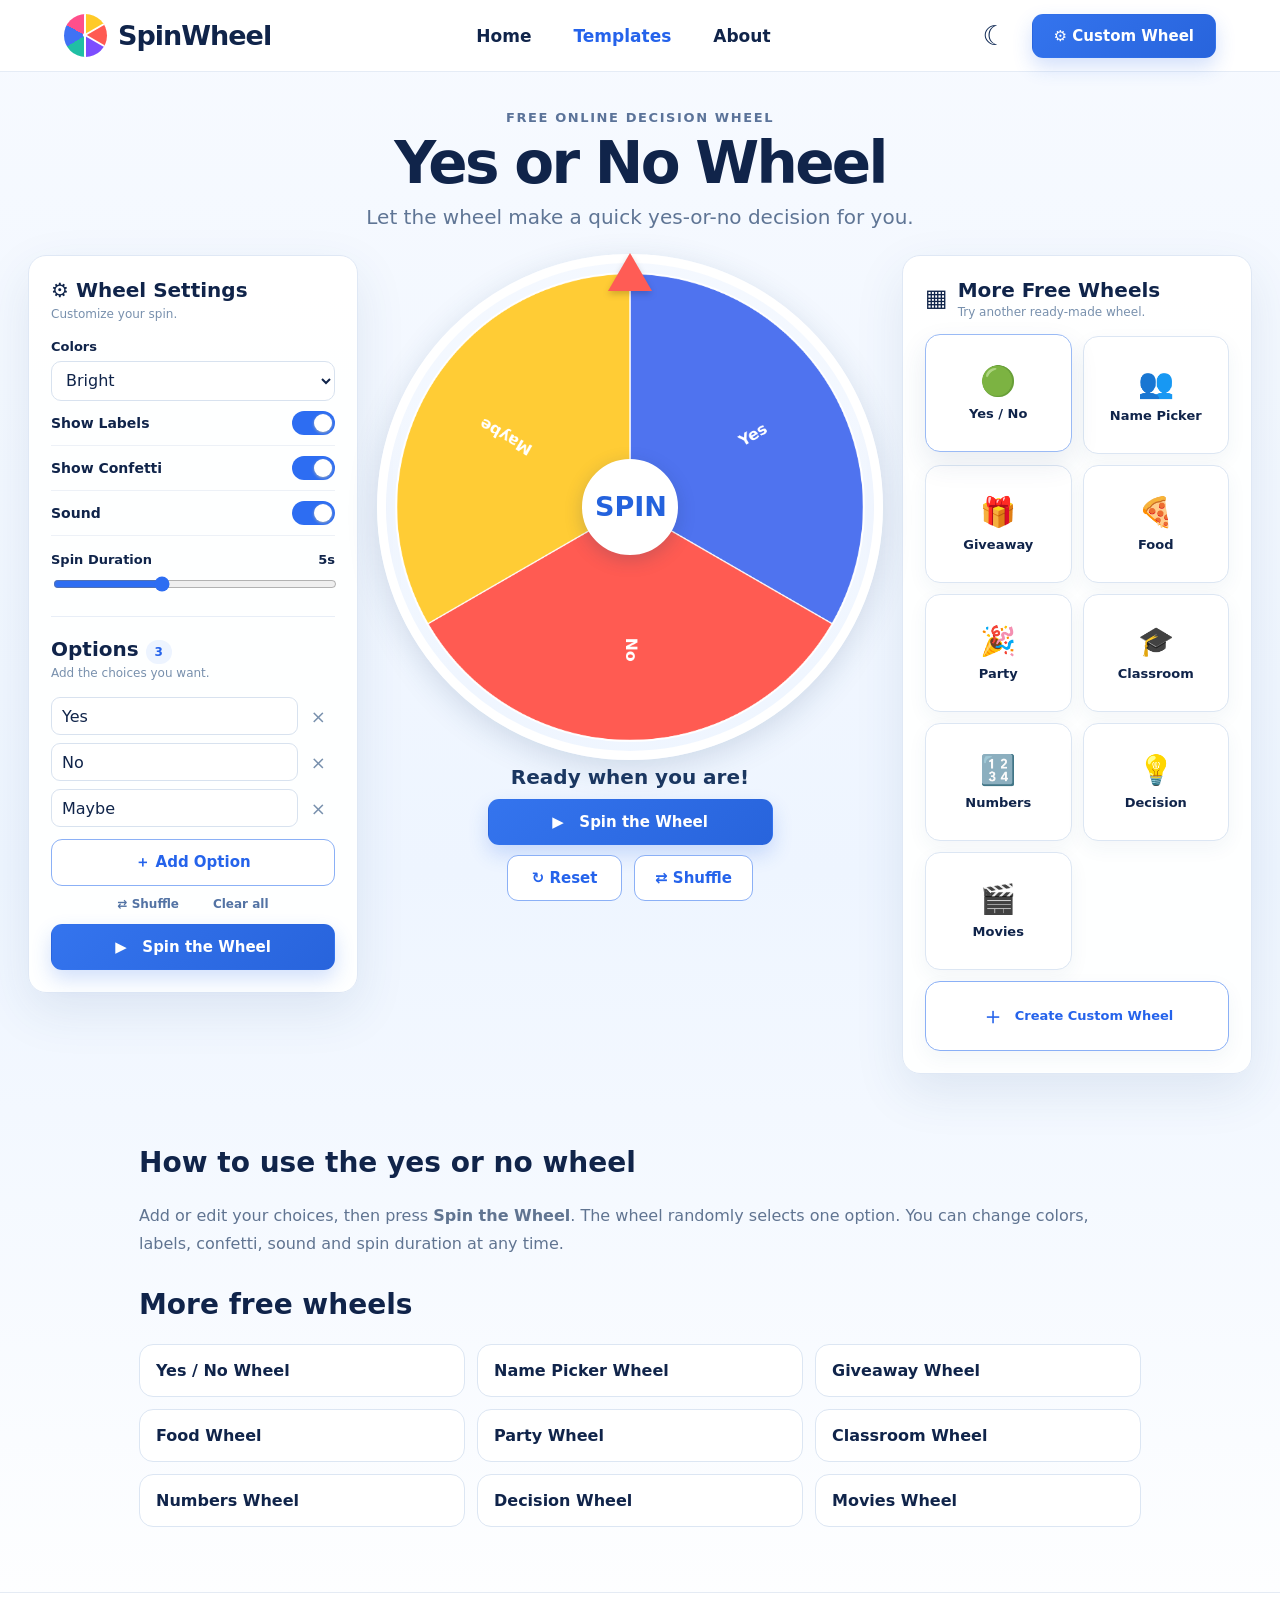
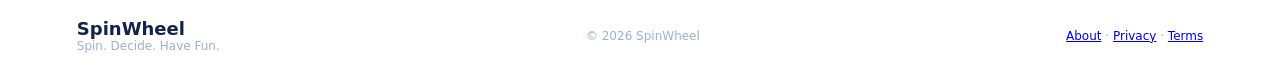
<file: yes-no-wheel.html>
<!doctype html><html lang="en"><head><meta charset="utf-8"><meta name="viewport" content="width=device-width,initial-scale=1"><meta name="description" content="Let the wheel make a quick yes-or-no decision for you."><title>Yes or No Wheel — SpinWheel</title><link rel="icon" href="favicon.svg" type="image/svg+xml"><link rel="stylesheet" href="styles.css"></head><body>
<header class="site-header"><a class="brand" href="index.html"><span class="brand-wheel"><i></i><i></i><i></i><i></i></span><span>SpinWheel</span></a><nav class="nav"><a href="index.html">Home</a><a class="active" href="templates.html">Templates</a><a href="about.html">About</a></nav><div class="header-actions"><button id="themeBtn" class="icon-btn" title="Toggle dark mode">☾</button><a href="index.html" class="primary-btn small">⚙ Custom Wheel</a></div></header>
<main><section class="page-intro"><p class="eyebrow">FREE ONLINE DECISION WHEEL</p><h1>Yes or No Wheel</h1><p>Let the wheel make a quick yes-or-no decision for you.</p></section>
<div class="home-layout">
<aside class="panel left-panel"><div class="panel-title"><div><h2>⚙ Wheel Settings</h2><p>Customize your spin.</p></div></div><label class="field-label" for="palette">Colors</label><select id="palette" class="select"><option value="bright">Bright</option><option value="pastel">Pastel</option><option value="ocean">Ocean</option><option value="sunset">Sunset</option><option value="mono">Monochrome</option></select><div class="setting-row"><span>Show Labels</span><button class="toggle on" data-setting="labels" aria-pressed="true"><i></i></button></div><div class="setting-row"><span>Show Confetti</span><button class="toggle on" data-setting="confetti" aria-pressed="true"><i></i></button></div><div class="setting-row"><span>Sound</span><button class="toggle on" data-setting="sound" aria-pressed="true"><i></i></button></div><label class="field-label" for="duration">Spin Duration <strong id="durationValue">5s</strong></label><input id="duration" class="range" type="range" min="2" max="10" value="5"><div class="settings-divider"></div><div class="panel-title"><div><h2>Options <span id="countBadge" class="count-badge">3</span></h2><p>Add the choices you want.</p></div></div><div id="optionsList" class="options-list"></div><button id="addOption" class="secondary-btn full">＋ Add Option</button><div class="quick-row"><button id="shuffleOptions" class="text-btn">⇄ Shuffle</button><button id="clearOptions" class="text-btn danger-text">Clear all</button></div><button id="spinSettings" class="primary-btn full">▶ &nbsp; Spin the Wheel</button></aside>
<section class="wheel-stage"><div class="pointer" aria-hidden="true"></div><div class="wheel-wrap"><canvas id="wheelCanvas" width="720" height="720" aria-label="Spinning wheel"></canvas><button id="spinCenter" class="spin-center">SPIN</button></div><p id="result" class="result" aria-live="polite">Ready when you are!</p><button id="spinButton" class="primary-btn spin-button">▶ &nbsp; Spin the Wheel</button><div class="wheel-actions"><button id="resetBtn" class="secondary-btn">↻ Reset</button><button id="wheelShuffle" class="secondary-btn">⇄ Shuffle</button></div></section>
<aside class="panel right-panel"><div class="template-head"><span class="template-icon">▦</span><div><h2>More Free Wheels</h2><p>Try another ready-made wheel.</p></div></div><div class="template-grid-side"><a class="template-card active" href="yes-no-wheel.html"><span>🟢</span><strong>Yes / No</strong></a><a class="template-card " href="random-name-picker.html"><span>👥</span><strong>Name Picker</strong></a><a class="template-card " href="giveaway-wheel.html"><span>🎁</span><strong>Giveaway</strong></a><a class="template-card " href="food-wheel.html"><span>🍕</span><strong>Food</strong></a><a class="template-card " href="party-wheel.html"><span>🎉</span><strong>Party</strong></a><a class="template-card " href="classroom-wheel.html"><span>🎓</span><strong>Classroom</strong></a><a class="template-card " href="number-wheel.html"><span>🔢</span><strong>Numbers</strong></a><a class="template-card " href="decision-wheel.html"><span>💡</span><strong>Decision</strong></a><a class="template-card " href="movie-wheel.html"><span>🎬</span><strong>Movies</strong></a><a class="template-card custom-template" href="index.html"><span>＋</span><strong>Create Custom Wheel</strong></a></div></aside>
</div><section class="seo-section"><h2>How to use the yes or no wheel</h2><p>Add or edit your choices, then press <strong>Spin the Wheel</strong>. The wheel randomly selects one option. You can change colors, labels, confetti, sound and spin duration at any time.</p><h2>More free wheels</h2><div class="related"><a href="yes-no-wheel.html">Yes / No Wheel</a><a href="random-name-picker.html">Name Picker Wheel</a><a href="giveaway-wheel.html">Giveaway Wheel</a><a href="food-wheel.html">Food Wheel</a><a href="party-wheel.html">Party Wheel</a><a href="classroom-wheel.html">Classroom Wheel</a><a href="number-wheel.html">Numbers Wheel</a><a href="decision-wheel.html">Decision Wheel</a><a href="movie-wheel.html">Movies Wheel</a></div></section></main>
<footer><div><div class="footer-brand">SpinWheel</div><span>Spin. Decide. Have Fun.</span></div><span>© <span id="year"></span> SpinWheel</span><span><a href="about.html">About</a> · <a href="privacy.html">Privacy</a> · <a href="terms.html">Terms</a></span></footer><canvas id="confetti" class="confetti" aria-hidden="true"></canvas><script>window.WHEEL_CONFIG={options:['Yes', 'No', 'Maybe']};</script><script src="wheel.js"></script></body></html>
</file>
<file: styles.css>
:root{--navy:#102a55;--text:#10244a;--muted:#607491;--blue:#2563eb;--blue2:#4f7df7;--bg:#f4f8ff;--card:#fff;--border:#dce6f3;--shadow:0 18px 50px rgba(37,74,125,.10);--radius:18px}*{box-sizing:border-box}html{scroll-behavior:smooth;overflow-x:hidden}body{margin:0;font-family:Inter,ui-sans-serif,system-ui,-apple-system,BlinkMacSystemFont,"Segoe UI",sans-serif;color:var(--text);background:linear-gradient(180deg,#f7faff 0,#eef5ff 52%,#fff 100%);overflow-x:hidden}button,input,select{font:inherit}button,a{transition:.18s ease}.site-header{min-height:72px;display:flex;align-items:center;justify-content:space-between;padding:0 clamp(18px,5vw,80px);background:rgba(255,255,255,.94);border-bottom:1px solid #e5ecf6;position:sticky;top:0;z-index:20;backdrop-filter:blur(14px)}.brand{display:flex;gap:11px;align-items:center;color:var(--text);font-size:27px;font-weight:850;text-decoration:none;letter-spacing:-1px}.brand-wheel{width:43px;height:43px;border-radius:50%;display:block;position:relative;overflow:hidden;background:conic-gradient(#ffca28 0 16.6%,#ff5a52 16.6% 33.2%,#7c4dff 33.2% 49.8%,#20bfa4 49.8% 66.4%,#3f72f4 66.4% 83%,#ff4f8b 83%)}.brand-wheel i{position:absolute;background:white;width:2px;height:25px;left:20px;top:-2px;transform-origin:1px 23px}.brand-wheel i:nth-child(2){transform:rotate(60deg)}.brand-wheel i:nth-child(3){transform:rotate(120deg)}.brand-wheel i:nth-child(4){transform:rotate(180deg)}.nav{display:flex;gap:42px;align-items:center}.nav a{color:var(--text);text-decoration:none;font-weight:700;font-size:17px}.nav a:hover,.nav a.active{color:var(--blue)}.header-actions{display:flex;align-items:center;gap:18px}.icon-btn{border:0;background:none;color:var(--navy);font-size:27px;cursor:pointer;width:38px;height:38px}.primary-btn,.secondary-btn{border-radius:11px;padding:13px 20px;border:1px solid transparent;cursor:pointer;font-weight:800;font-size:15px;text-decoration:none;display:inline-flex;align-items:center;justify-content:center}.primary-btn{background:linear-gradient(135deg,#3474ee,#2864dc);color:white;box-shadow:0 9px 20px rgba(37,99,235,.2)}.primary-btn:hover{transform:translateY(-1px);box-shadow:0 12px 25px rgba(37,99,235,.27)}.primary-btn.small{padding:12px 21px}.secondary-btn{background:#fff;color:var(--blue);border-color:#8bb0f6}.secondary-btn:hover{background:#f2f6ff}.page-intro{text-align:center;padding:38px 20px 18px}.eyebrow{font-size:13px;letter-spacing:1.6px;font-weight:850;color:#5b7399;margin:0 0 8px}.page-intro h1{font-size:clamp(38px,5vw,58px);line-height:1.05;margin:0;font-weight:900;letter-spacing:-2.7px}.page-intro p:not(.eyebrow){font-size:20px;margin:11px 0 0;color:#5f7595}.home-layout{max-width:1500px;margin:0 auto;padding:8px 28px 42px;display:grid;grid-template-columns:330px minmax(480px,1fr) 350px;gap:28px;align-items:start}.panel{background:rgba(255,255,255,.96);border:1px solid #dfe8f5;border-radius:18px;box-shadow:var(--shadow);padding:22px}.left-panel{min-height:650px}.right-panel{min-height:650px}.panel-title{display:flex;justify-content:space-between;align-items:flex-start;margin-bottom:16px}.panel h2{font-size:20px;margin:0 0 4px}.panel-title p{font-size:12px;color:#7890ad;margin:0;line-height:1.4}.count-badge{font-size:12px;background:#edf4ff;color:var(--blue);padding:5px 9px;border-radius:20px;font-weight:850}.field-label{display:flex;justify-content:space-between;font-size:13px;font-weight:800;margin:16px 0 7px}.select{width:100%;height:40px;border:1px solid #d8e2ef;border-radius:10px;background:#fff;color:var(--text);padding:0 10px}.setting-row{display:flex;align-items:center;justify-content:space-between;padding:10px 0;font-size:14px;font-weight:700;border-bottom:1px solid #edf1f7}.toggle{width:43px;height:24px;border:0;border-radius:99px;background:#cad5e5;padding:3px;cursor:pointer}.toggle i{display:block;width:18px;height:18px;border-radius:50%;background:#fff;box-shadow:0 1px 3px #9aa9be;transition:.2s}.toggle.on{background:#2d6df2}.toggle.on i{transform:translateX(19px)}.range{width:100%;accent-color:#2d6df2}.settings-divider{height:1px;background:#e8eef7;margin:20px 0}.options-list{display:flex;flex-direction:column;gap:8px;max-height:285px;overflow:auto;padding-right:3px}.option-row{display:flex;align-items:center;gap:6px}.option-row input{width:100%;min-width:0;height:38px;border:1px solid #d8e2ef;border-radius:9px;padding:0 10px;color:var(--text);outline:none;background:#fff}.option-row input:focus{border-color:#6e9bf4;box-shadow:0 0 0 3px rgba(37,99,235,.09)}.delete-option{width:30px;border:0;background:none;color:#7890ad;cursor:pointer;font-size:18px}.delete-option:hover{color:#e24b4b}.full{width:100%;margin-top:12px}.quick-row{display:flex;justify-content:center;gap:22px;margin-top:10px}.text-btn{background:none;border:0;color:#5373a4;cursor:pointer;font-size:12px;font-weight:800}.danger-text:hover{color:#d64b4b}.wheel-stage{text-align:center;display:flex;flex-direction:column;align-items:center;position:relative;padding:8px 0 0}.wheel-wrap{width:min(540px,100%);aspect-ratio:1;position:relative}.wheel-wrap:after{content:"";position:absolute;inset:-9px;border-radius:50%;border:9px solid #fff;box-shadow:0 8px 30px rgba(42,75,120,.17);pointer-events:none}.wheel-wrap canvas{width:100%;height:100%;display:block;border-radius:50%}.pointer{position:absolute;top:-2px;z-index:4;width:0;height:0;border-left:22px solid transparent;border-right:22px solid transparent;border-bottom:38px solid #ff5c55;filter:drop-shadow(0 3px 3px rgba(0,0,0,.18))}.spin-center{position:absolute;z-index:5;width:96px;height:96px;border-radius:50%;border:7px solid #fff;background:#fff;color:#2462dd;font-size:27px;font-weight:900;box-shadow:0 5px 18px rgba(30,60,100,.22);cursor:pointer;left:50%;top:50%;transform:translate(-50%,-50%)}.spin-center:hover{scale:1.04}.result{min-height:28px;font-size:20px;font-weight:850;margin:14px 0 6px;color:#1b3761}.spin-button{min-width:285px}.wheel-actions{display:flex;gap:12px;margin-top:10px}.wheel-actions .secondary-btn{min-width:115px}.template-head{display:flex;align-items:center;gap:10px;margin-bottom:17px}.template-head .template-icon{font-size:24px}.template-head h2{margin:0}.template-head p{margin:3px 0 0;color:#7890ad;font-size:12px}.template-grid-side{display:grid;grid-template-columns:repeat(2,1fr);gap:11px}.template-card{border:1px solid var(--border);background:#fff;border-radius:15px;padding:17px 10px;text-align:center;cursor:pointer;text-decoration:none;color:var(--text);box-shadow:0 7px 20px rgba(35,69,115,.05);min-height:118px;display:flex;flex-direction:column;align-items:center;justify-content:center}.template-card:hover,.template-card.active{transform:translateY(-2px);border-color:#9abaf5;box-shadow:0 12px 28px rgba(35,69,115,.10)}.template-card span{font-size:29px;display:block;margin-bottom:8px}.template-card strong{display:block;font-size:13px;line-height:1.2}.custom-template{grid-column:1/-1;min-height:70px;flex-direction:row;gap:10px;color:var(--blue);border-color:#8bb0f6}.custom-template span{margin:0;font-size:24px}.tip{display:flex;gap:10px;background:#effcf7;border-radius:11px;padding:12px;margin-top:14px;color:#276148;font-size:12px;line-height:1.5}.tip span{font-size:20px}.tip p{margin:0}.section{max-width:1200px;margin:0 auto;padding:55px 25px}.section-heading{text-align:center}.section-heading h2{font-size:34px;margin:5px 0 6px;letter-spacing:-1px}.section-heading>p:last-child{margin:0;color:#69809e}.benefit-grid{display:grid;grid-template-columns:repeat(5,1fr);gap:20px;margin-top:30px}.benefit-grid article{text-align:center;padding:10px}.benefit-grid article span{display:grid;place-items:center;width:58px;height:58px;margin:0 auto 12px;border-radius:50%;background:#edf4ff;font-size:25px}.benefit-grid h3{font-size:16px;margin:0 0 7px}.benefit-grid p{font-size:13px;line-height:1.5;color:#6b809c;margin:0}.seo-section{max-width:1050px;margin:30px auto 65px;padding:0 24px}.seo-section h2{font-size:28px;margin-top:30px}.seo-section p,.seo-section li{color:var(--muted);line-height:1.75}.related{display:grid;grid-template-columns:repeat(3,1fr);gap:12px}.related a{padding:16px;border:1px solid var(--border);border-radius:14px;background:#fff;text-decoration:none;color:inherit;font-weight:800}.templates-page{max-width:1180px;margin:0 auto;padding:35px 24px 70px}.templates-page h1{text-align:center;font-size:48px;letter-spacing:-2px;margin:0}.templates-page .lead{text-align:center;color:var(--muted);font-size:18px;margin:10px auto 35px}.template-grid-large{display:grid;grid-template-columns:repeat(3,1fr);gap:18px}.template-grid-large .template-card{min-height:180px;font-size:15px}.template-grid-large .template-card span{font-size:42px}.template-grid-large .template-card strong{font-size:17px}.template-grid-large .template-card small{display:block;color:#7186a3;margin-top:6px}.legal{max-width:900px;margin:0 auto;padding:45px 24px 80px}.legal h1{font-size:44px}.legal h2{margin-top:30px}.legal p,.legal li{color:var(--muted);line-height:1.8}footer{padding:25px clamp(20px,6vw,90px);border-top:1px solid #e5ebf4;background:#fff;display:flex;gap:25px;justify-content:space-between;align-items:center;color:#71829a;font-size:12px}.footer-brand{font-size:18px;color:var(--text);font-weight:850}.confetti{position:fixed;inset:0;width:100%;height:100%;pointer-events:none;z-index:100}.dark{--text:#eaf1ff;--muted:#a5b6cf;background:linear-gradient(180deg,#0d1729,#101c31 60%,#0c1525)}.dark .site-header,.dark .panel,.dark .template-card,.dark footer,.dark .secondary-btn,.dark .select,.dark .option-row input{background:#142139;border-color:#2b3b57}.dark .site-header{background:rgba(14,25,43,.94)}.dark .nav a,.dark .brand,.dark .icon-btn,.dark .panel h2,.dark .template-card strong,.dark .benefit-grid h3,.dark .templates-page h1,.dark .legal h1,.dark .legal h2{color:#eaf1ff}.dark .page-intro p:not(.eyebrow),.dark .panel-title p,.dark .template-head p,.dark .template-card small,.dark .benefit-grid p,.dark .legal p,.dark .legal li,footer{color:#9db0cc}.dark .option-row input{color:#eaf1ff}.dark .setting-row,.dark .settings-divider{border-color:#2b3b57;background:transparent}.dark .settings-divider{background:#2b3b57}.dark .select{color:#eaf1ff}.dark .tip{background:#112d27;color:#9de0c1}.dark .result{color:#eaf1ff}.dark .count-badge{background:#1b3156}.dark .related a{background:#142139;border-color:#2b3b57;color:#eaf1ff}@media(max-width:1150px){.home-layout{grid-template-columns:300px minmax(420px,1fr);gap:22px}.right-panel{grid-column:1/-1;min-height:auto}.template-grid-side{grid-template-columns:repeat(5,1fr)}.template-grid-side .custom-template{grid-column:auto}.template-card{min-height:105px}.benefit-grid{grid-template-columns:repeat(3,1fr)}}@media(max-width:800px){.site-header{padding:0 16px}.nav{display:none}.header-actions .primary-btn{display:none}.brand{font-size:23px}.page-intro{padding-top:30px}.home-layout{grid-template-columns:1fr;padding:8px 14px 35px}.wheel-stage{order:-1}.left-panel,.right-panel{min-height:auto}.wheel-wrap{width:min(410px,92vw)}.template-grid-side{grid-template-columns:repeat(2,1fr)}.template-grid-large{grid-template-columns:repeat(2,1fr)}.benefit-grid{grid-template-columns:1fr 1fr}.related{grid-template-columns:1fr}.section{padding:45px 18px}footer{flex-direction:column;align-items:flex-start;gap:8px}.templates-page h1{font-size:38px}}@media(max-width:500px){.page-intro h1{letter-spacing:-1.7px}.page-intro p:not(.eyebrow){font-size:17px}.panel{padding:18px}.wheel-wrap{width:min(350px,88vw)}.spin-center{width:78px;height:78px;font-size:22px}.spin-button{min-width:0;width:100%}.wheel-actions{width:100%}.wheel-actions .secondary-btn{flex:1}.template-grid-large{grid-template-columns:1fr}.benefit-grid{grid-template-columns:1fr}.template-grid-side{grid-template-columns:repeat(2,1fr)}.template-card{min-height:100px}.template-card span{font-size:25px}footer{padding:22px 18px}}
</file>
